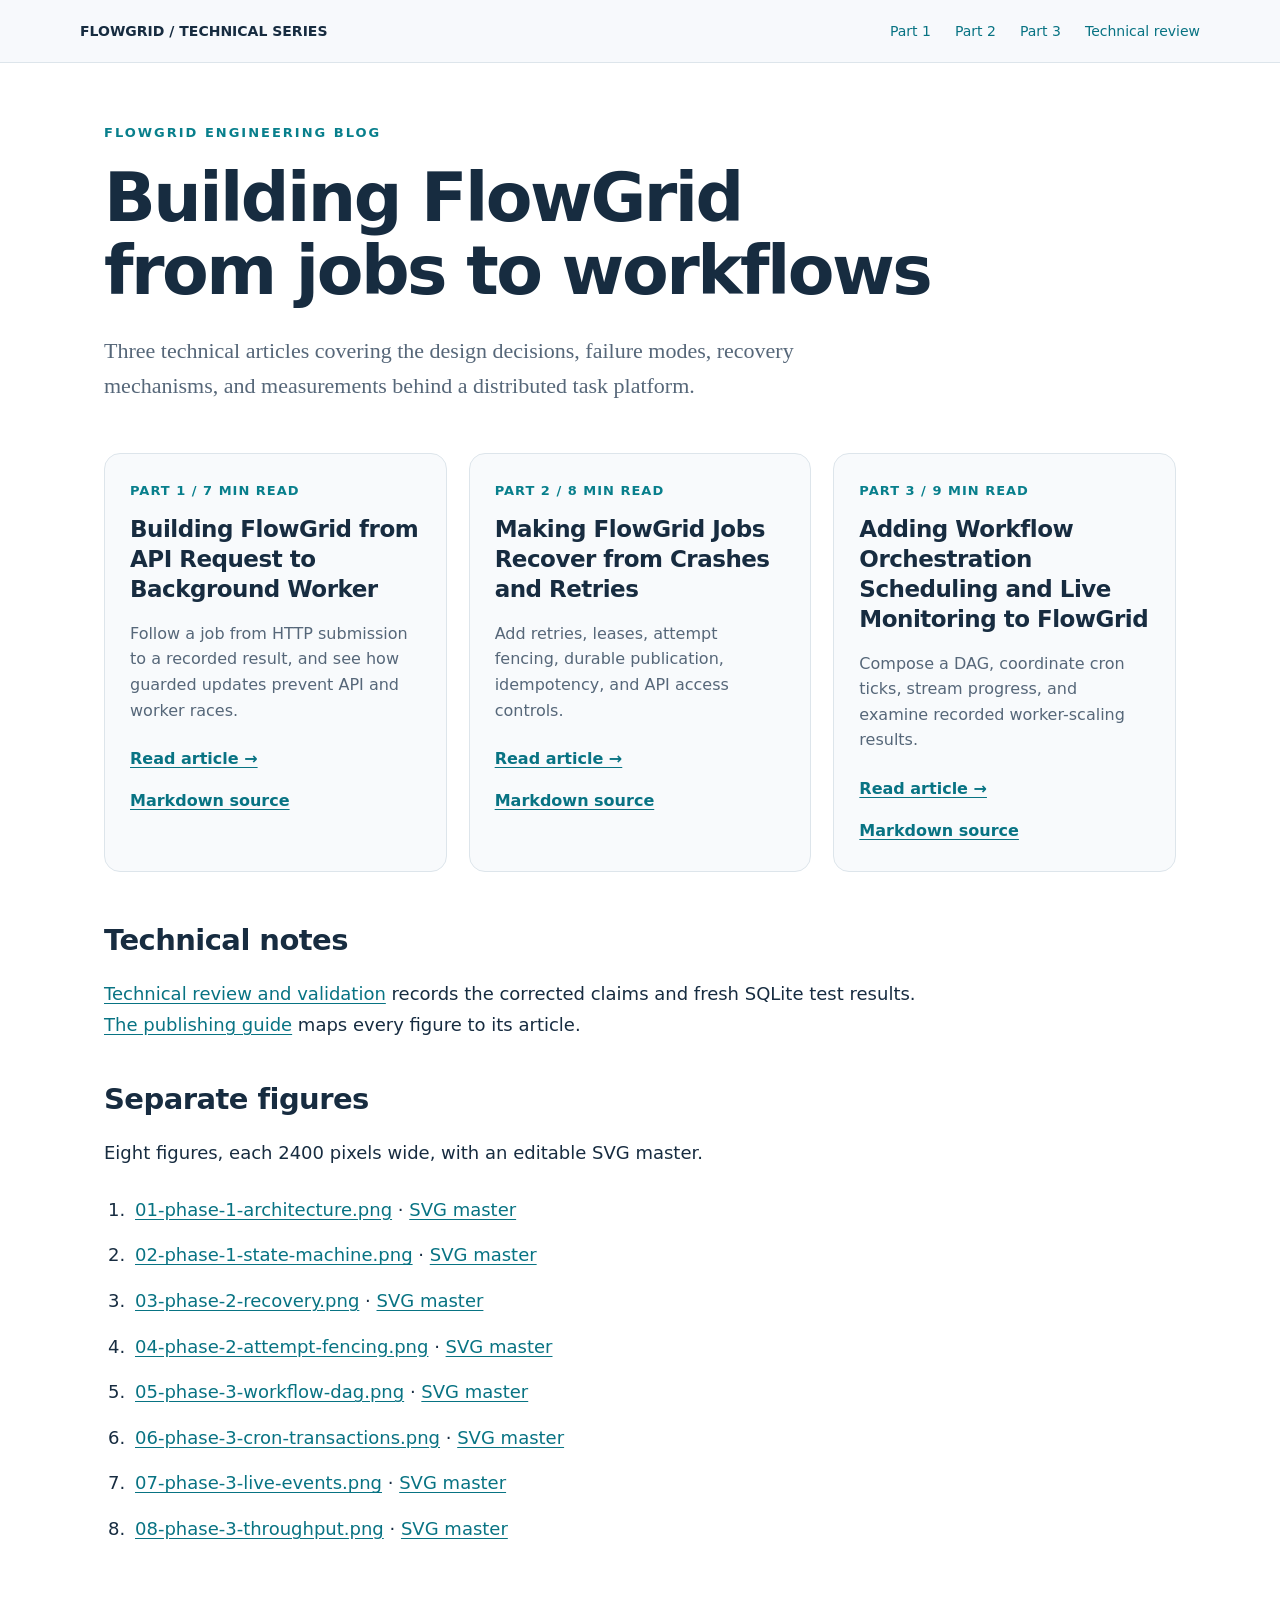
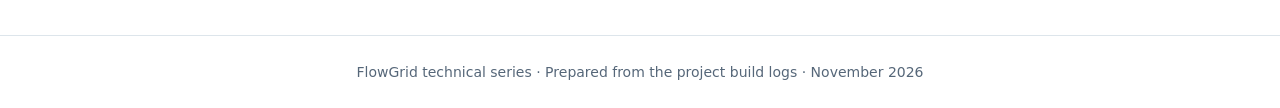
<file: index.html>
<!doctype html><html lang="en"><head><meta charset="utf-8"><meta name="viewport" content="width=device-width,initial-scale=1"><title>FlowGrid Technical Series</title><link rel="stylesheet" href="assets/style.css"></head><body><nav aria-label="Series navigation"><a class="brand" href="index.html">FLOWGRID / TECHNICAL SERIES</a><a href="phase-1.html">Part 1</a><a href="phase-2.html">Part 2</a><a href="phase-3.html">Part 3</a><a href="technical-review.html">Technical review</a></nav><main><header class="hero"><div class="eyebrow">FlowGrid engineering blog</div><h1>Building FlowGrid<br>from jobs to workflows</h1><p>Three technical articles covering the design decisions, failure modes, recovery mechanisms, and measurements behind a distributed task platform.</p></header><div class="cards"><section class="card"><span class="number">PART 1 / 7 MIN READ</span><h2>Building FlowGrid from API Request to Background Worker</h2><p>Follow a job from HTTP submission to a recorded result, and see how guarded updates prevent API and worker races.</p><a href="phase-1.html">Read article →</a><p style="margin-top:20px;margin-bottom:0"><a href="docs/phase-1.md" download>Markdown source</a></p></section><section class="card"><span class="number">PART 2 / 8 MIN READ</span><h2>Making FlowGrid Jobs Recover from Crashes and Retries</h2><p>Add retries, leases, attempt fencing, durable publication, idempotency, and API access controls.</p><a href="phase-2.html">Read article →</a><p style="margin-top:20px;margin-bottom:0"><a href="docs/phase-2.md" download>Markdown source</a></p></section><section class="card"><span class="number">PART 3 / 9 MIN READ</span><h2>Adding Workflow Orchestration Scheduling and Live Monitoring to FlowGrid</h2><p>Compose a DAG, coordinate cron ticks, stream progress, and examine recorded worker-scaling results.</p><a href="phase-3.html">Read article →</a><p style="margin-top:20px;margin-bottom:0"><a href="docs/phase-3.md" download>Markdown source</a></p></section></div><div class="resources"><h2>Technical notes</h2><p><a href="technical-review.html">Technical review and validation</a> records the corrected claims and fresh SQLite test results. <a href="publishing-guide.html">The publishing guide</a> maps every figure to its article.</p><h2>Separate figures</h2><p>Eight figures, each 2400 pixels wide, with an editable SVG master.</p><ol><li><a href="assets/images/01-phase-1-architecture.png">01-phase-1-architecture.png</a> · <a href="assets/images/01-phase-1-architecture.svg">SVG master</a></li><li><a href="assets/images/02-phase-1-state-machine.png">02-phase-1-state-machine.png</a> · <a href="assets/images/02-phase-1-state-machine.svg">SVG master</a></li><li><a href="assets/images/03-phase-2-recovery.png">03-phase-2-recovery.png</a> · <a href="assets/images/03-phase-2-recovery.svg">SVG master</a></li><li><a href="assets/images/04-phase-2-attempt-fencing.png">04-phase-2-attempt-fencing.png</a> · <a href="assets/images/04-phase-2-attempt-fencing.svg">SVG master</a></li><li><a href="assets/images/05-phase-3-workflow-dag.png">05-phase-3-workflow-dag.png</a> · <a href="assets/images/05-phase-3-workflow-dag.svg">SVG master</a></li><li><a href="assets/images/06-phase-3-cron-transactions.png">06-phase-3-cron-transactions.png</a> · <a href="assets/images/06-phase-3-cron-transactions.svg">SVG master</a></li><li><a href="assets/images/07-phase-3-live-events.png">07-phase-3-live-events.png</a> · <a href="assets/images/07-phase-3-live-events.svg">SVG master</a></li><li><a href="assets/images/08-phase-3-throughput.png">08-phase-3-throughput.png</a> · <a href="assets/images/08-phase-3-throughput.svg">SVG master</a></li></ol></div></main><footer>FlowGrid technical series · Prepared from the project build logs · November 2026</footer></body></html>
</file>
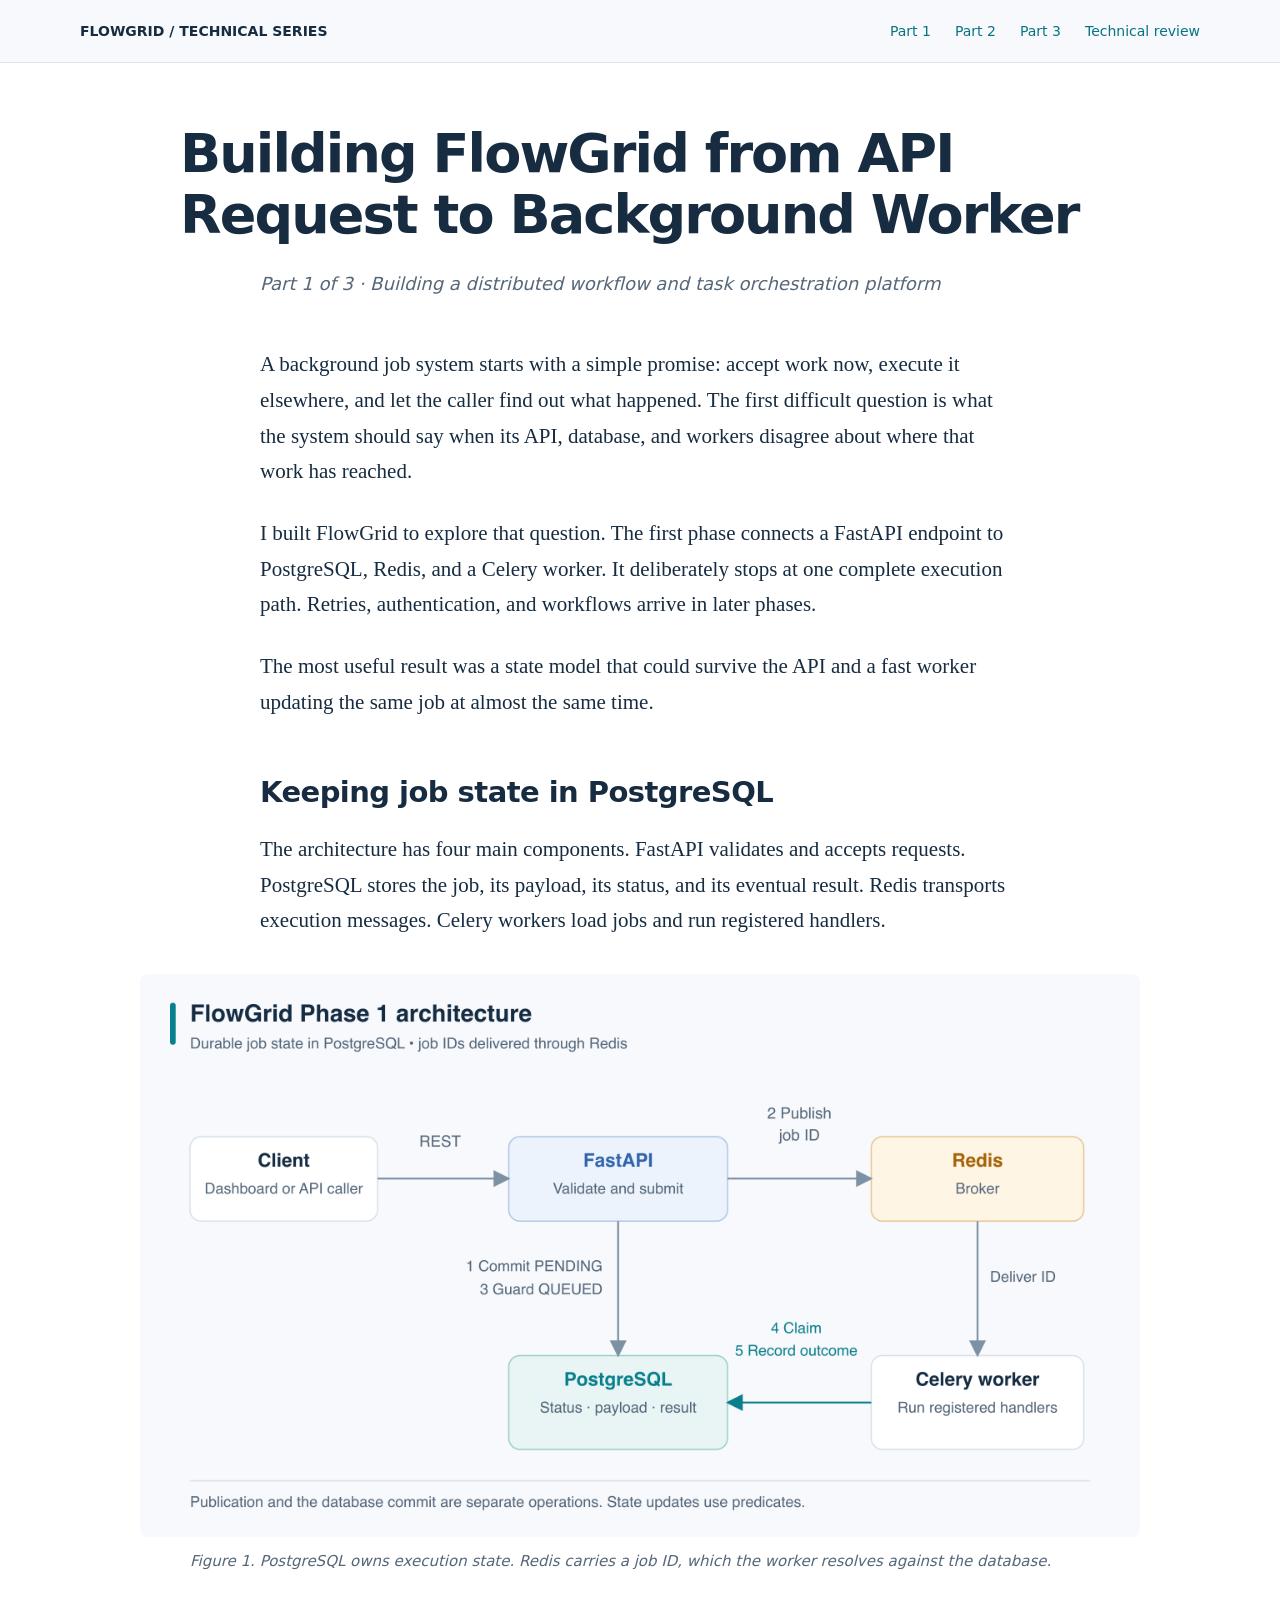
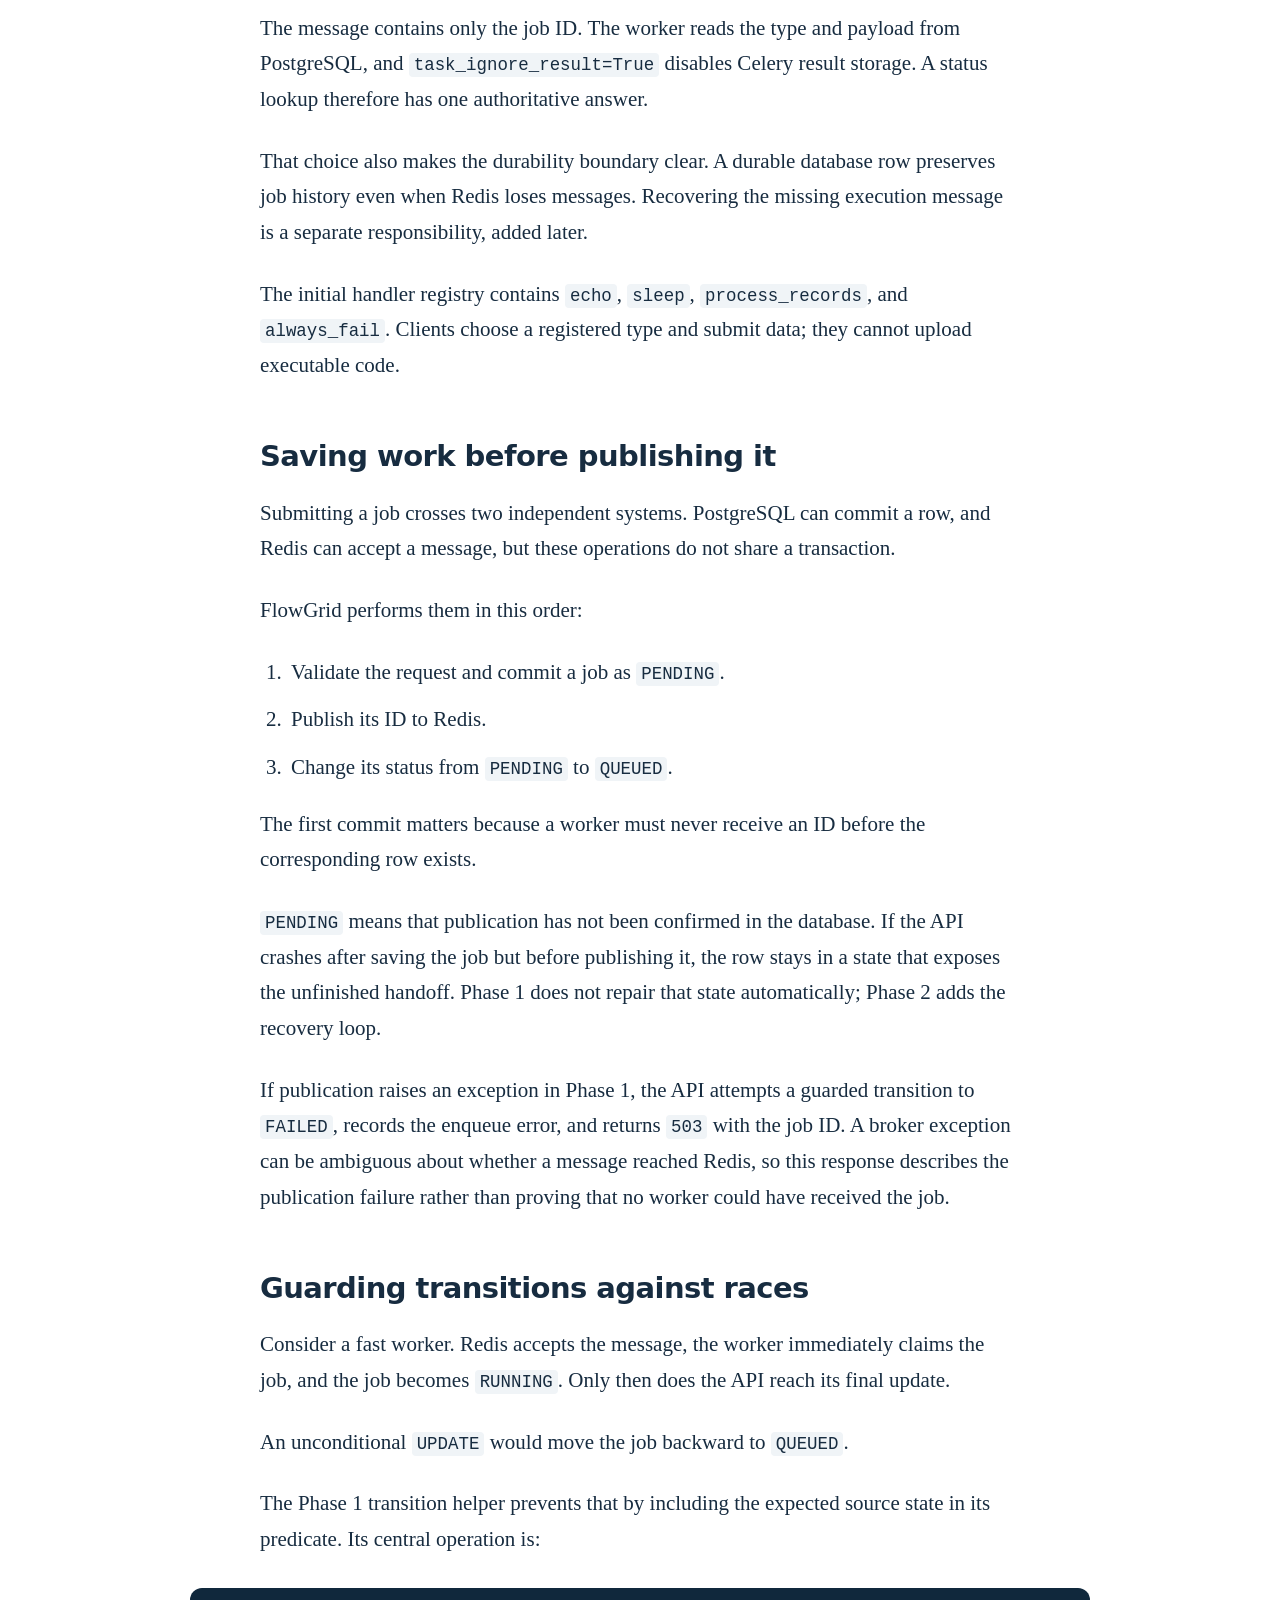
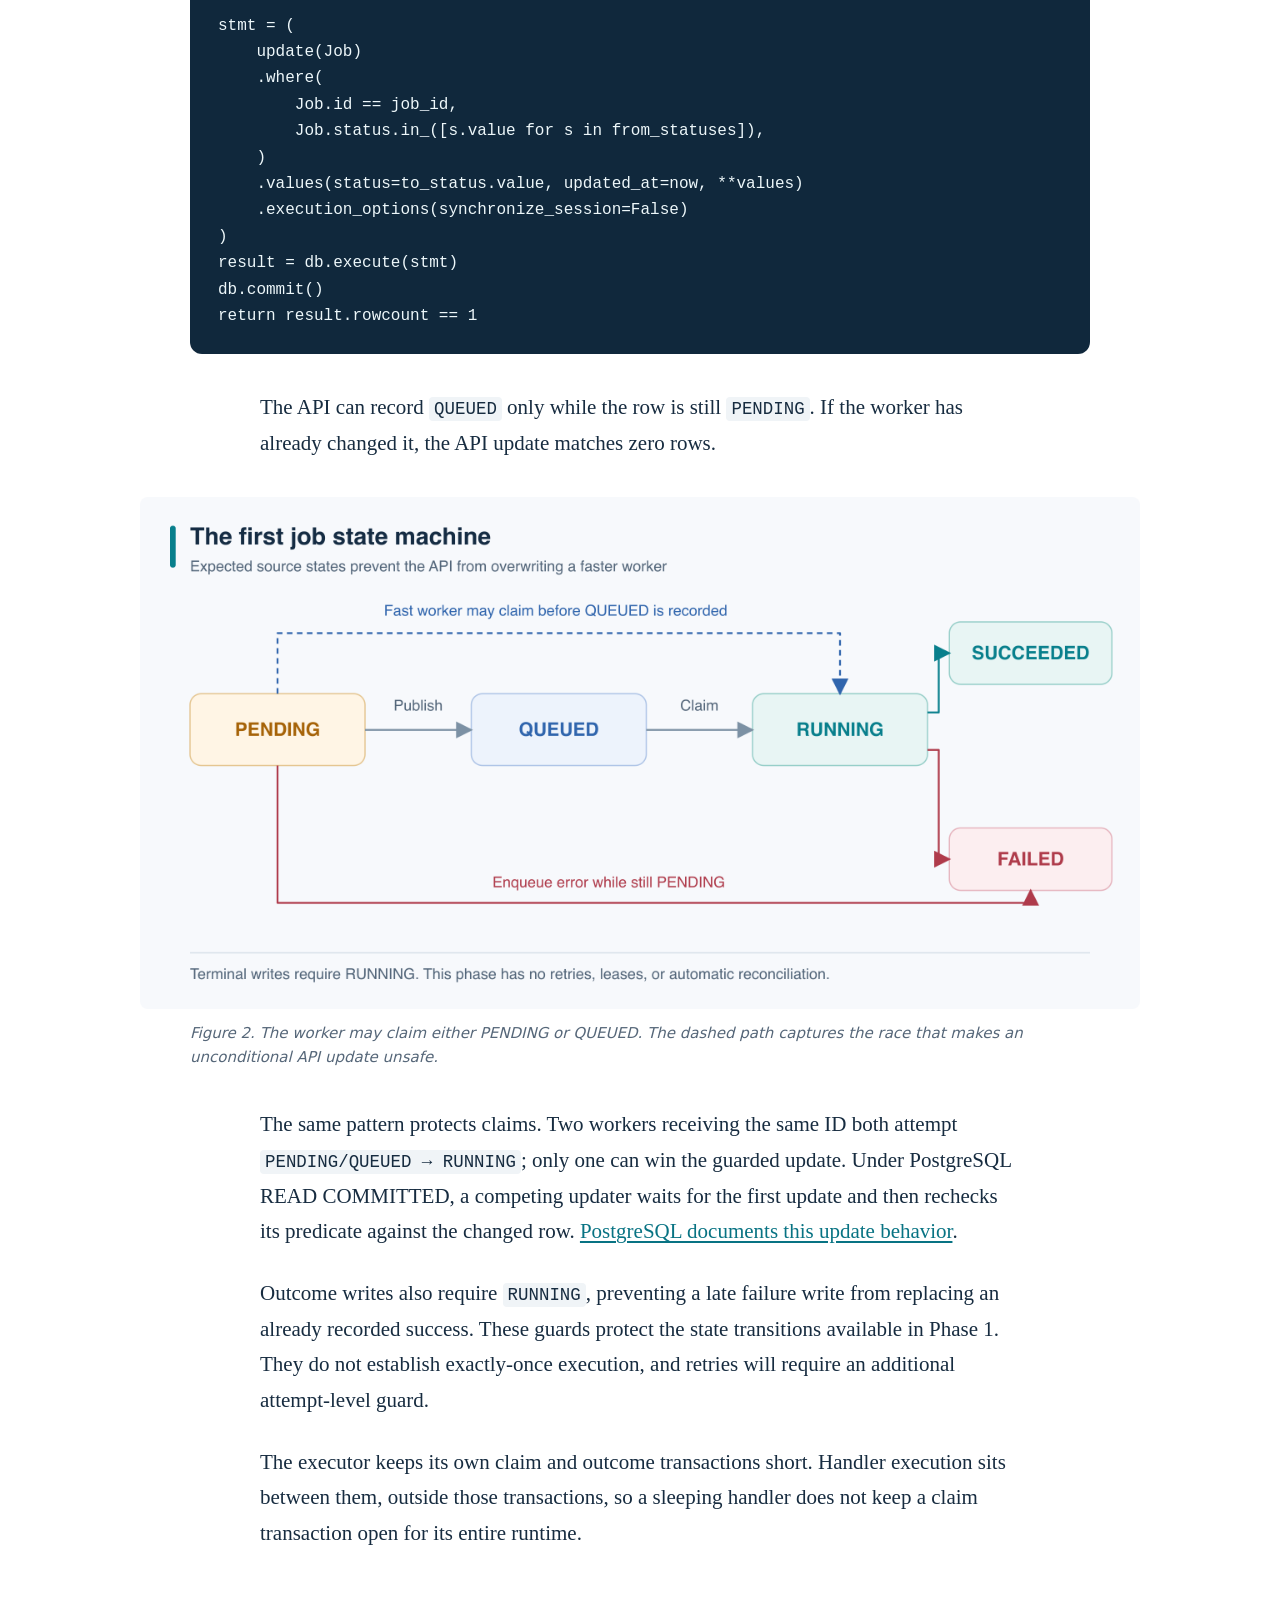
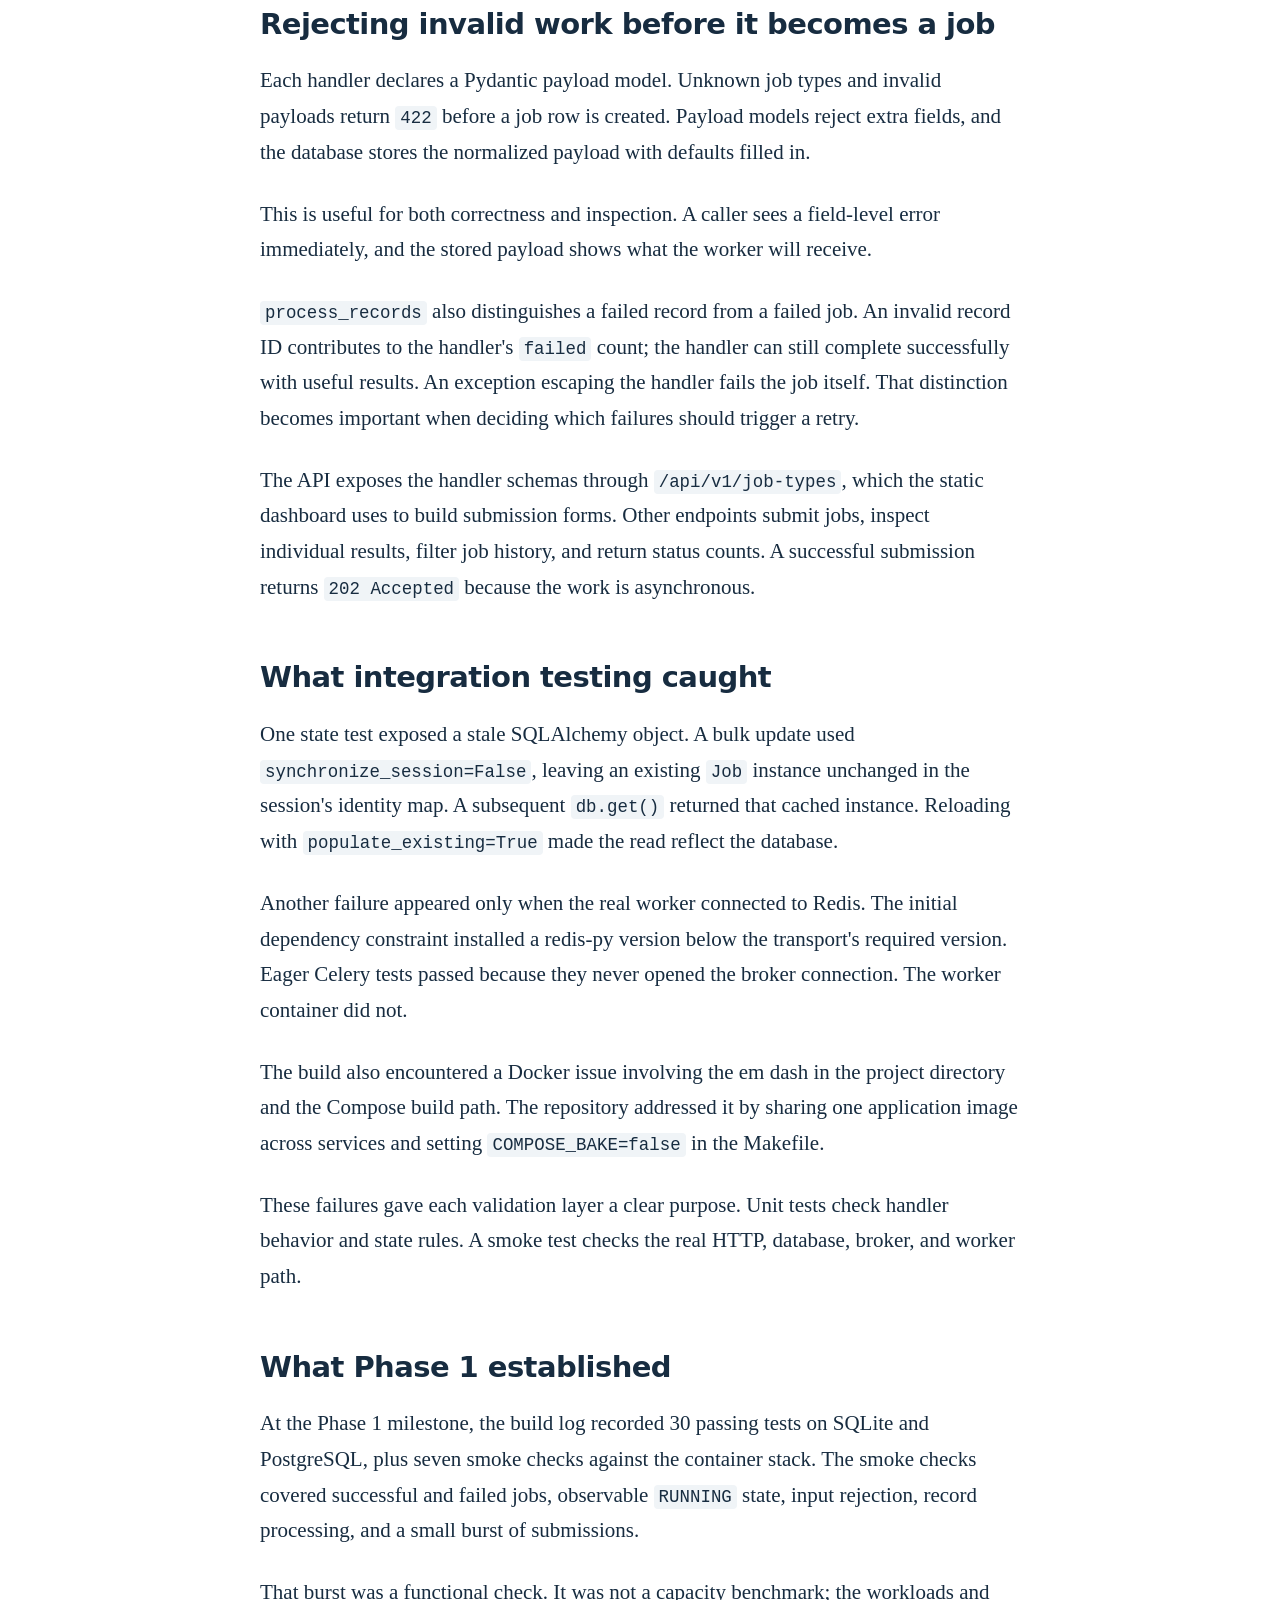
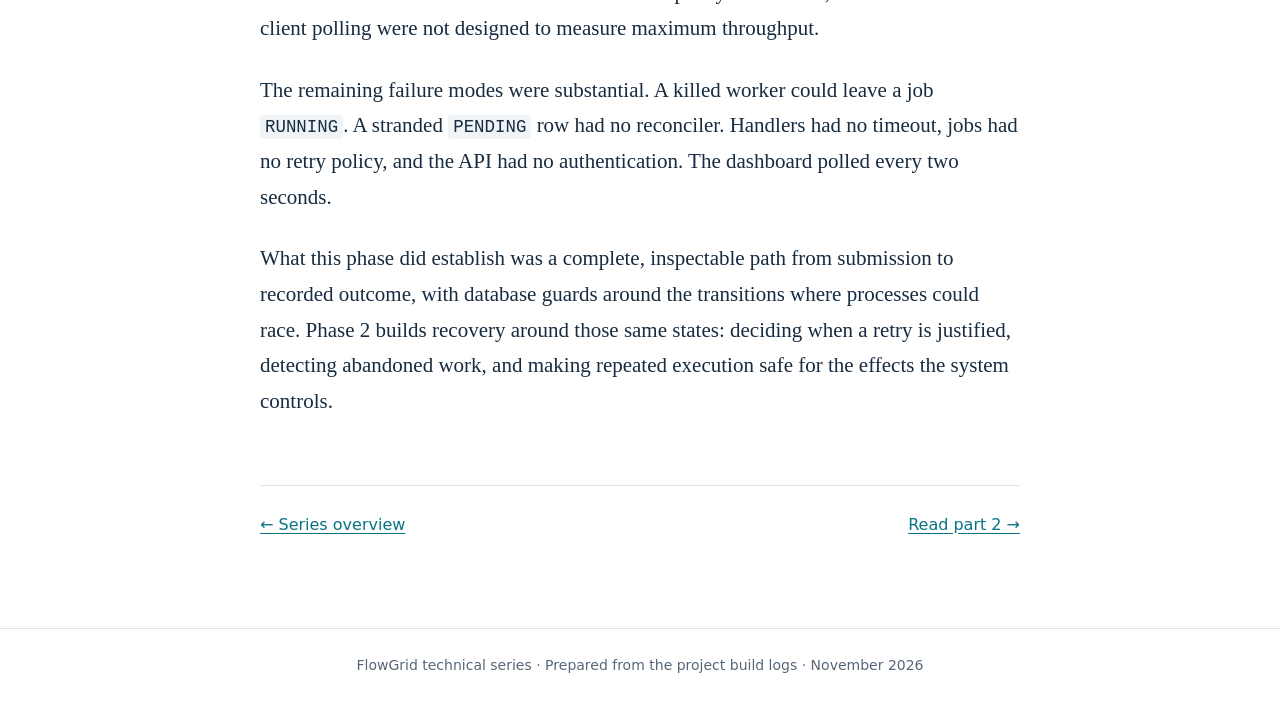
<file: phase-1.html>
<!doctype html><html lang="en"><head><meta charset="utf-8"><meta name="viewport" content="width=device-width,initial-scale=1"><title>Building FlowGrid from API Request to Background Worker</title><link rel="stylesheet" href="assets/style.css"></head><body><nav aria-label="Series navigation"><a class="brand" href="index.html">FLOWGRID / TECHNICAL SERIES</a><a href="phase-1.html">Part 1</a><a href="phase-2.html">Part 2</a><a href="phase-3.html">Part 3</a><a href="technical-review.html">Technical review</a></nav><main><article><h1>Building FlowGrid from API Request to Background Worker</h1>
<p><em>Part 1 of 3 · Building a distributed workflow and task orchestration platform</em></p>
<p>A background job system starts with a simple promise: accept work now, execute it elsewhere, and let the caller find out what happened. The first difficult question is what the system should say when its API, database, and workers disagree about where that work has reached.</p>
<p>I built FlowGrid to explore that question. The first phase connects a FastAPI endpoint to PostgreSQL, Redis, and a Celery worker. It deliberately stops at one complete execution path. Retries, authentication, and workflows arrive in later phases.</p>
<p>The most useful result was a state model that could survive the API and a fast worker updating the same job at almost the same time.</p>
<h2>Keeping job state in PostgreSQL</h2>
<p>The architecture has four main components. FastAPI validates and accepts requests. PostgreSQL stores the job, its payload, its status, and its eventual result. Redis transports execution messages. Celery workers load jobs and run registered handlers.</p>
<p><img src="assets/images/01-phase-1-architecture.png" alt="FlowGrid Phase 1 architecture showing the client, API, PostgreSQL, Redis, and Celery worker"></p>
<p><em>Figure 1. PostgreSQL owns execution state. Redis carries a job ID, which the worker resolves against the database.</em></p>
<p>The message contains only the job ID. The worker reads the type and payload from PostgreSQL, and <code>task_ignore_result=True</code> disables Celery result storage. A status lookup therefore has one authoritative answer.</p>
<p>That choice also makes the durability boundary clear. A durable database row preserves job history even when Redis loses messages. Recovering the missing execution message is a separate responsibility, added later.</p>
<p>The initial handler registry contains <code>echo</code>, <code>sleep</code>, <code>process_records</code>, and <code>always_fail</code>. Clients choose a registered type and submit data; they cannot upload executable code.</p>
<h2>Saving work before publishing it</h2>
<p>Submitting a job crosses two independent systems. PostgreSQL can commit a row, and Redis can accept a message, but these operations do not share a transaction.</p>
<p>FlowGrid performs them in this order:</p>
<ol>
<li>Validate the request and commit a job as <code>PENDING</code>.</li>
<li>Publish its ID to Redis.</li>
<li>Change its status from <code>PENDING</code> to <code>QUEUED</code>.</li>
</ol>
<p>The first commit matters because a worker must never receive an ID before the corresponding row exists.</p>
<p><code>PENDING</code> means that publication has not been confirmed in the database. If the API crashes after saving the job but before publishing it, the row stays in a state that exposes the unfinished handoff. Phase 1 does not repair that state automatically; Phase 2 adds the recovery loop.</p>
<p>If publication raises an exception in Phase 1, the API attempts a guarded transition to <code>FAILED</code>, records the enqueue error, and returns <code>503</code> with the job ID. A broker exception can be ambiguous about whether a message reached Redis, so this response describes the publication failure rather than proving that no worker could have received the job.</p>
<h2>Guarding transitions against races</h2>
<p>Consider a fast worker. Redis accepts the message, the worker immediately claims the job, and the job becomes <code>RUNNING</code>. Only then does the API reach its final update.</p>
<p>An unconditional <code>UPDATE</code> would move the job backward to <code>QUEUED</code>.</p>
<p>The Phase 1 transition helper prevents that by including the expected source state in its predicate. Its central operation is:</p>
<pre><code class="language-python">stmt = (
    update(Job)
    .where(
        Job.id == job_id,
        Job.status.in_([s.value for s in from_statuses]),
    )
    .values(status=to_status.value, updated_at=now, **values)
    .execution_options(synchronize_session=False)
)
result = db.execute(stmt)
db.commit()
return result.rowcount == 1
</code></pre>
<p>The API can record <code>QUEUED</code> only while the row is still <code>PENDING</code>. If the worker has already changed it, the API update matches zero rows.</p>
<p><img src="assets/images/02-phase-1-state-machine.png" alt="Phase 1 job states including the fast-worker path directly from PENDING to RUNNING"></p>
<p><em>Figure 2. The worker may claim either PENDING or QUEUED. The dashed path captures the race that makes an unconditional API update unsafe.</em></p>
<p>The same pattern protects claims. Two workers receiving the same ID both attempt <code>PENDING/QUEUED → RUNNING</code>; only one can win the guarded update. Under PostgreSQL READ COMMITTED, a competing updater waits for the first update and then rechecks its predicate against the changed row. <a href="https://www.postgresql.org/docs/16/transaction-iso.html">PostgreSQL documents this update behavior</a>.</p>
<p>Outcome writes also require <code>RUNNING</code>, preventing a late failure write from replacing an already recorded success. These guards protect the state transitions available in Phase 1. They do not establish exactly-once execution, and retries will require an additional attempt-level guard.</p>
<p>The executor keeps its own claim and outcome transactions short. Handler execution sits between them, outside those transactions, so a sleeping handler does not keep a claim transaction open for its entire runtime.</p>
<h2>Rejecting invalid work before it becomes a job</h2>
<p>Each handler declares a Pydantic payload model. Unknown job types and invalid payloads return <code>422</code> before a job row is created. Payload models reject extra fields, and the database stores the normalized payload with defaults filled in.</p>
<p>This is useful for both correctness and inspection. A caller sees a field-level error immediately, and the stored payload shows what the worker will receive.</p>
<p><code>process_records</code> also distinguishes a failed record from a failed job. An invalid record ID contributes to the handler&#39;s <code>failed</code> count; the handler can still complete successfully with useful results. An exception escaping the handler fails the job itself. That distinction becomes important when deciding which failures should trigger a retry.</p>
<p>The API exposes the handler schemas through <code>/api/v1/job-types</code>, which the static dashboard uses to build submission forms. Other endpoints submit jobs, inspect individual results, filter job history, and return status counts. A successful submission returns <code>202 Accepted</code> because the work is asynchronous.</p>
<h2>What integration testing caught</h2>
<p>One state test exposed a stale SQLAlchemy object. A bulk update used <code>synchronize_session=False</code>, leaving an existing <code>Job</code> instance unchanged in the session&#39;s identity map. A subsequent <code>db.get()</code> returned that cached instance. Reloading with <code>populate_existing=True</code> made the read reflect the database.</p>
<p>Another failure appeared only when the real worker connected to Redis. The initial dependency constraint installed a redis-py version below the transport&#39;s required version. Eager Celery tests passed because they never opened the broker connection. The worker container did not.</p>
<p>The build also encountered a Docker issue involving the em dash in the project directory and the Compose build path. The repository addressed it by sharing one application image across services and setting <code>COMPOSE_BAKE=false</code> in the Makefile.</p>
<p>These failures gave each validation layer a clear purpose. Unit tests check handler behavior and state rules. A smoke test checks the real HTTP, database, broker, and worker path.</p>
<h2>What Phase 1 established</h2>
<p>At the Phase 1 milestone, the build log recorded 30 passing tests on SQLite and PostgreSQL, plus seven smoke checks against the container stack. The smoke checks covered successful and failed jobs, observable <code>RUNNING</code> state, input rejection, record processing, and a small burst of submissions.</p>
<p>That burst was a functional check. It was not a capacity benchmark; the workloads and client polling were not designed to measure maximum throughput.</p>
<p>The remaining failure modes were substantial. A killed worker could leave a job <code>RUNNING</code>. A stranded <code>PENDING</code> row had no reconciler. Handlers had no timeout, jobs had no retry policy, and the API had no authentication. The dashboard polled every two seconds.</p>
<p>What this phase did establish was a complete, inspectable path from submission to recorded outcome, with database guards around the transitions where processes could race. Phase 2 builds recovery around those same states: deciding when a retry is justified, detecting abandoned work, and making repeated execution safe for the effects the system controls.</p>
</article><div class="article-nav"><a href="index.html">← Series overview</a><a href="phase-2.html">Read part 2 →</a></div></main><footer>FlowGrid technical series · Prepared from the project build logs · November 2026</footer></body></html>
</file>
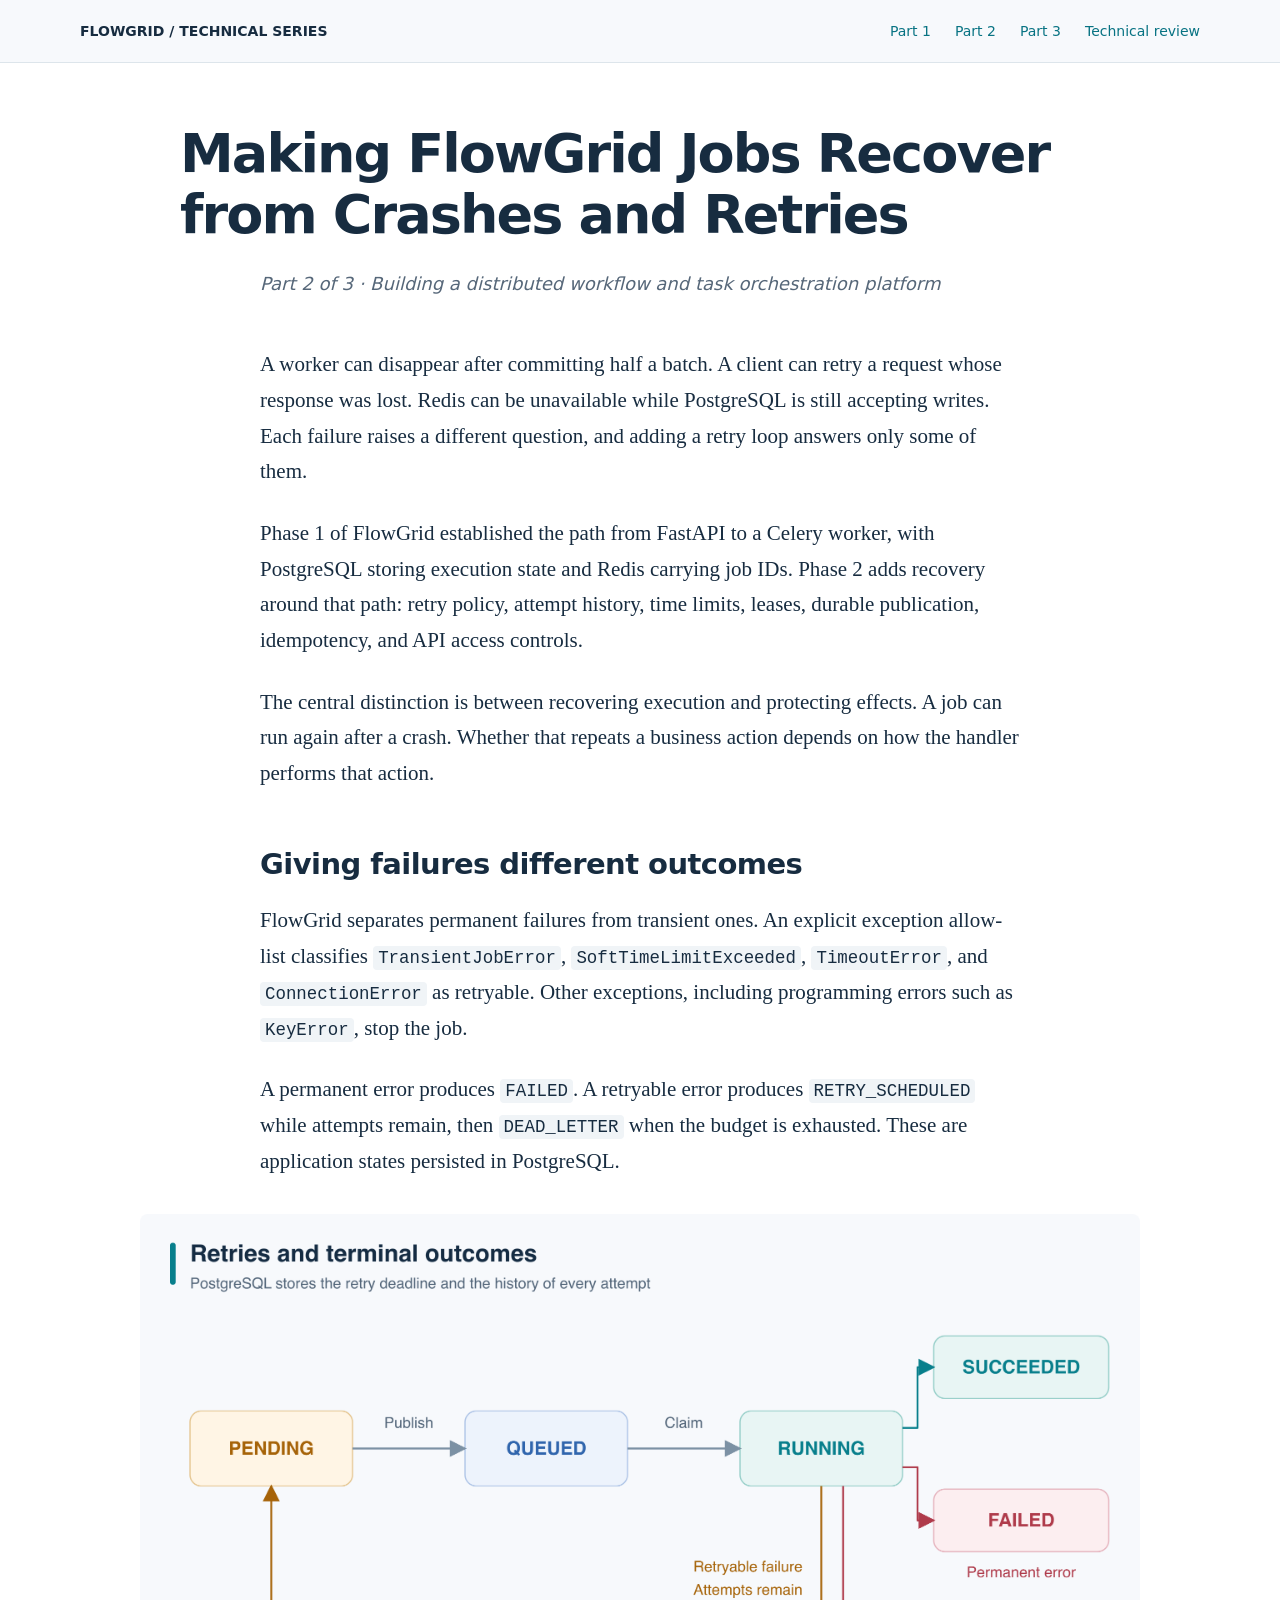
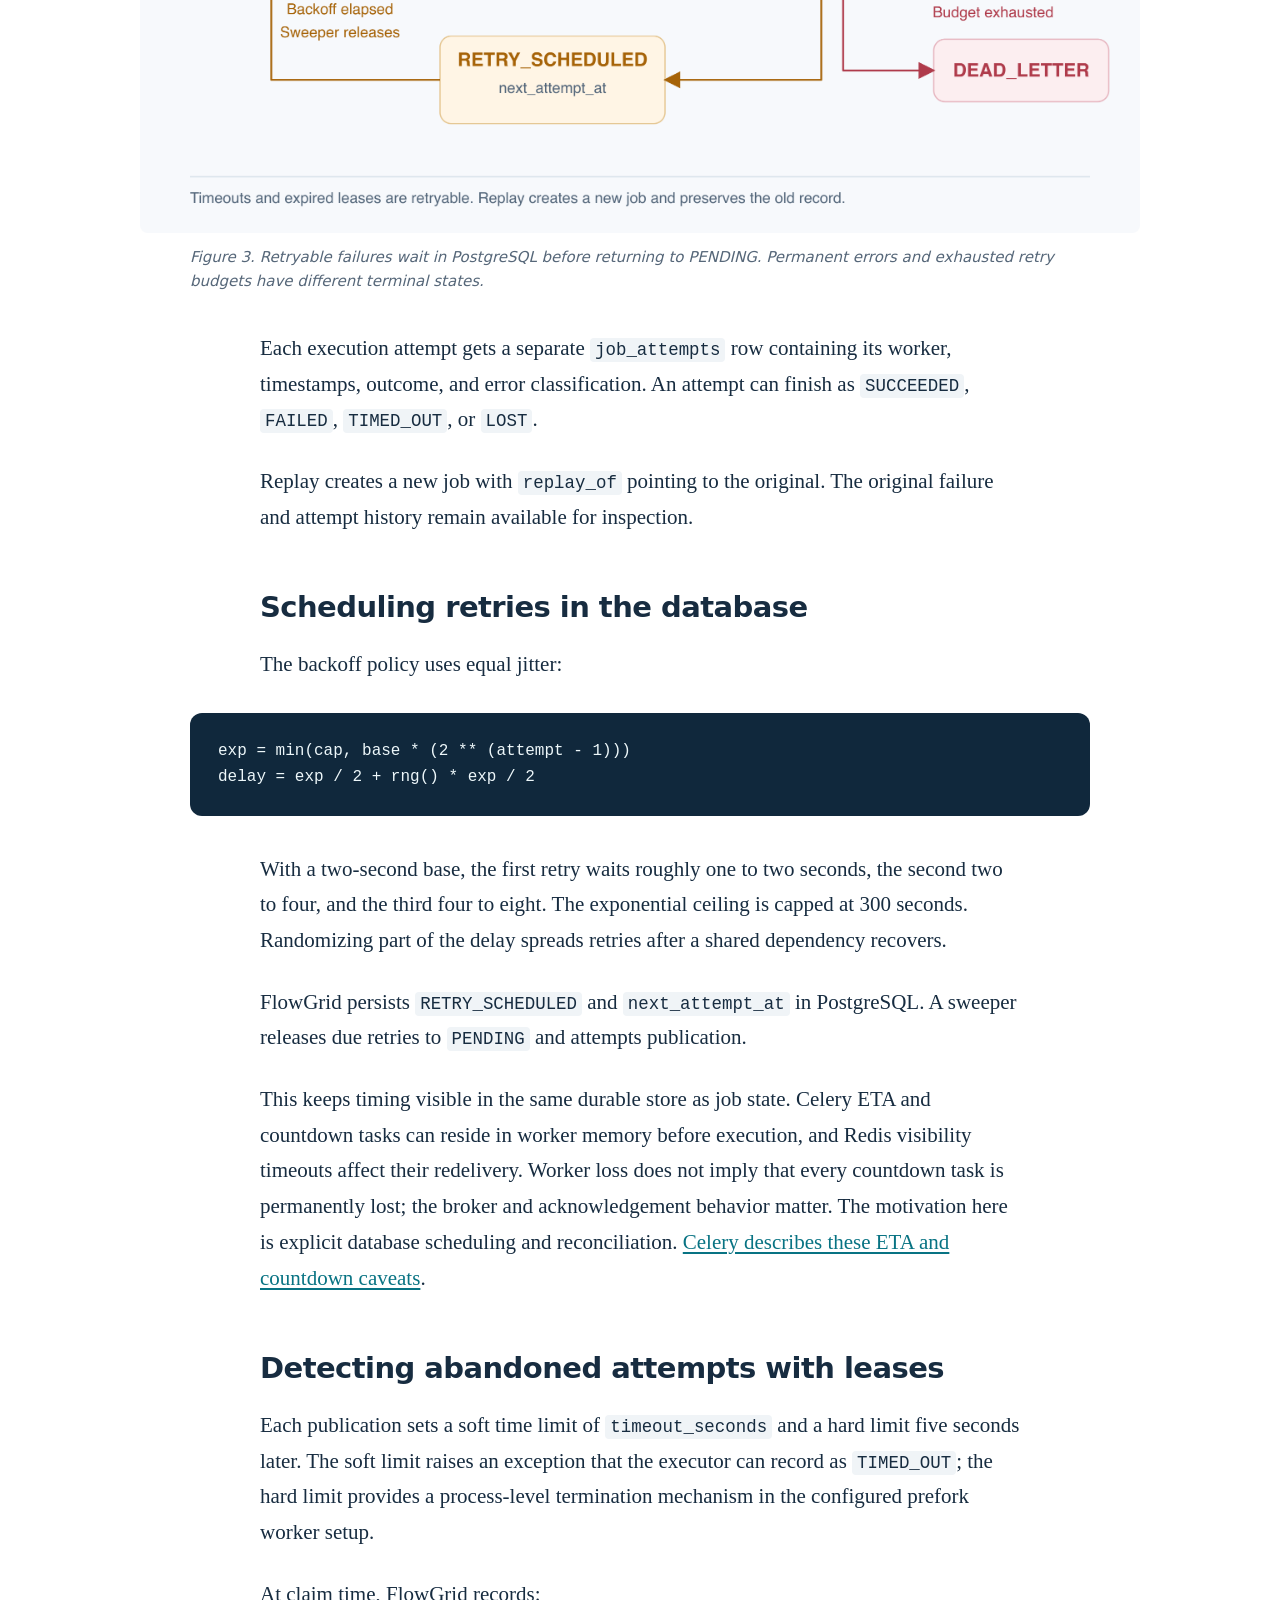
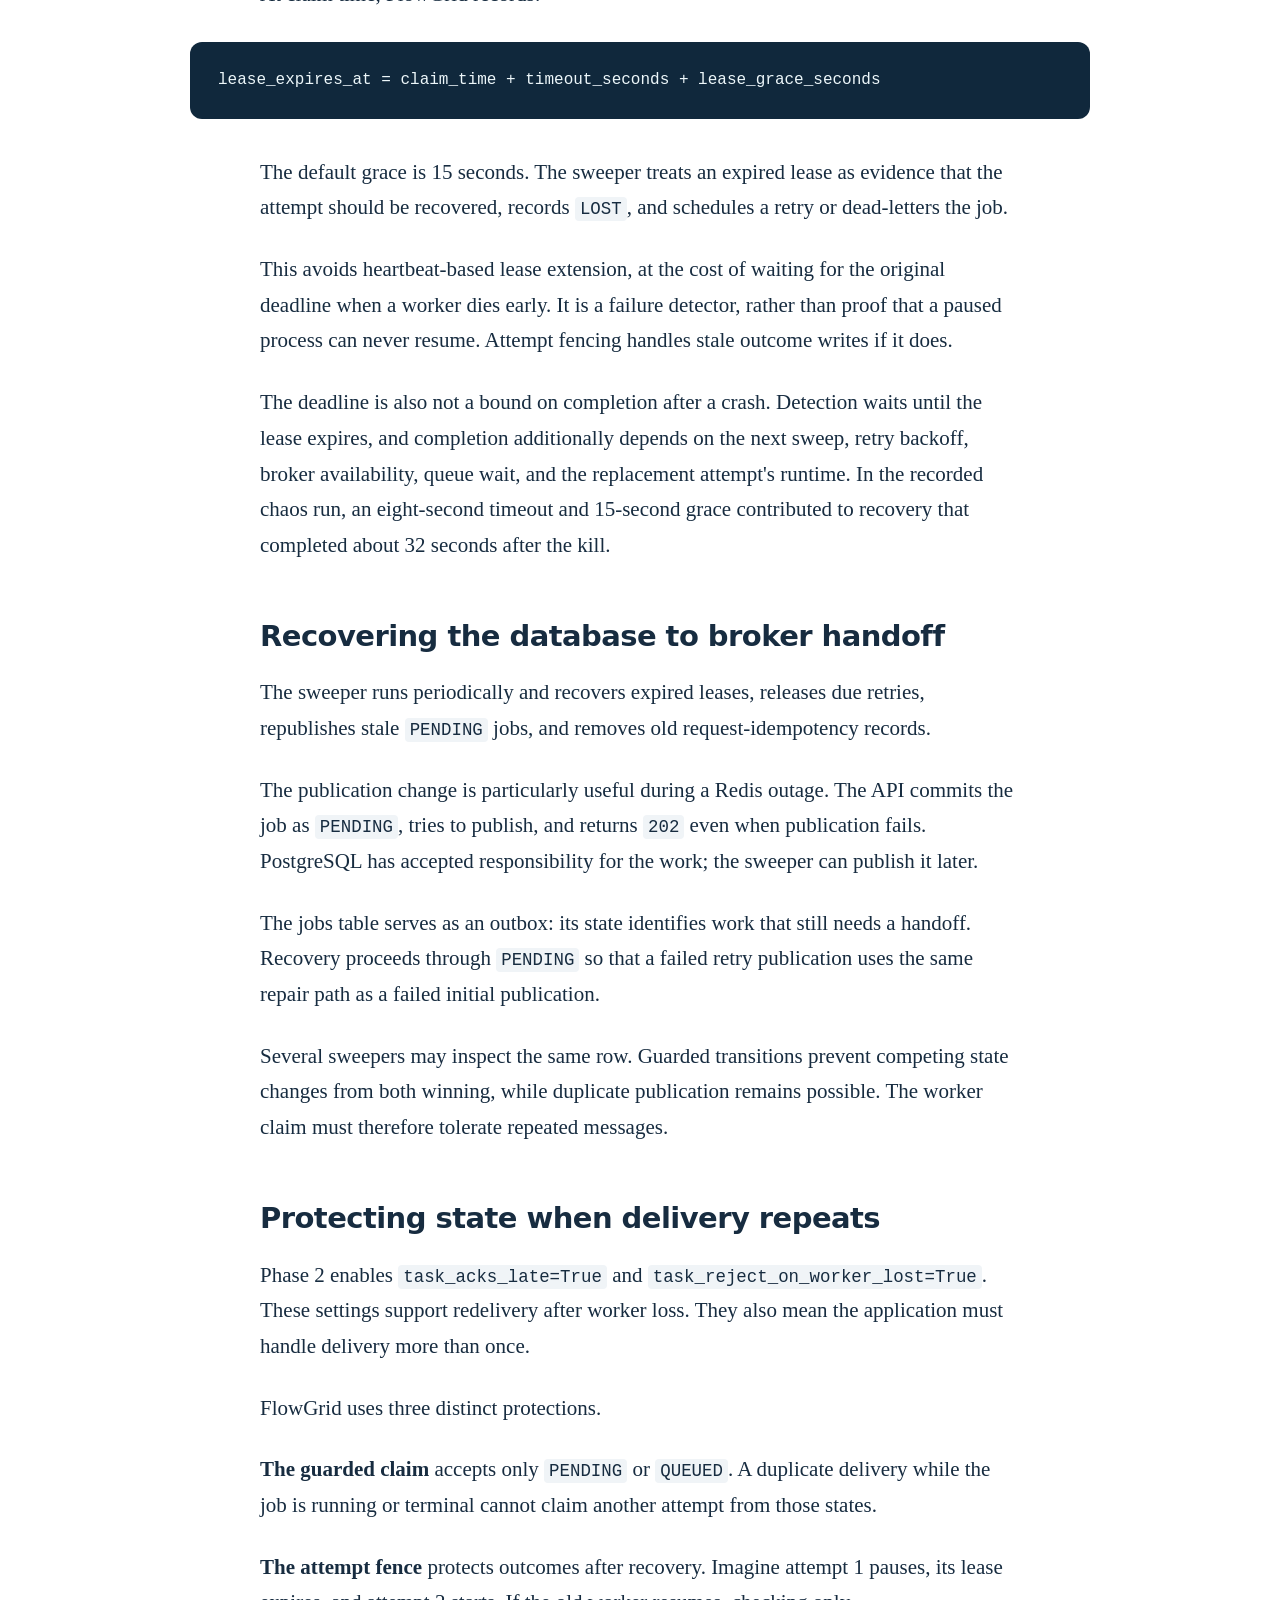
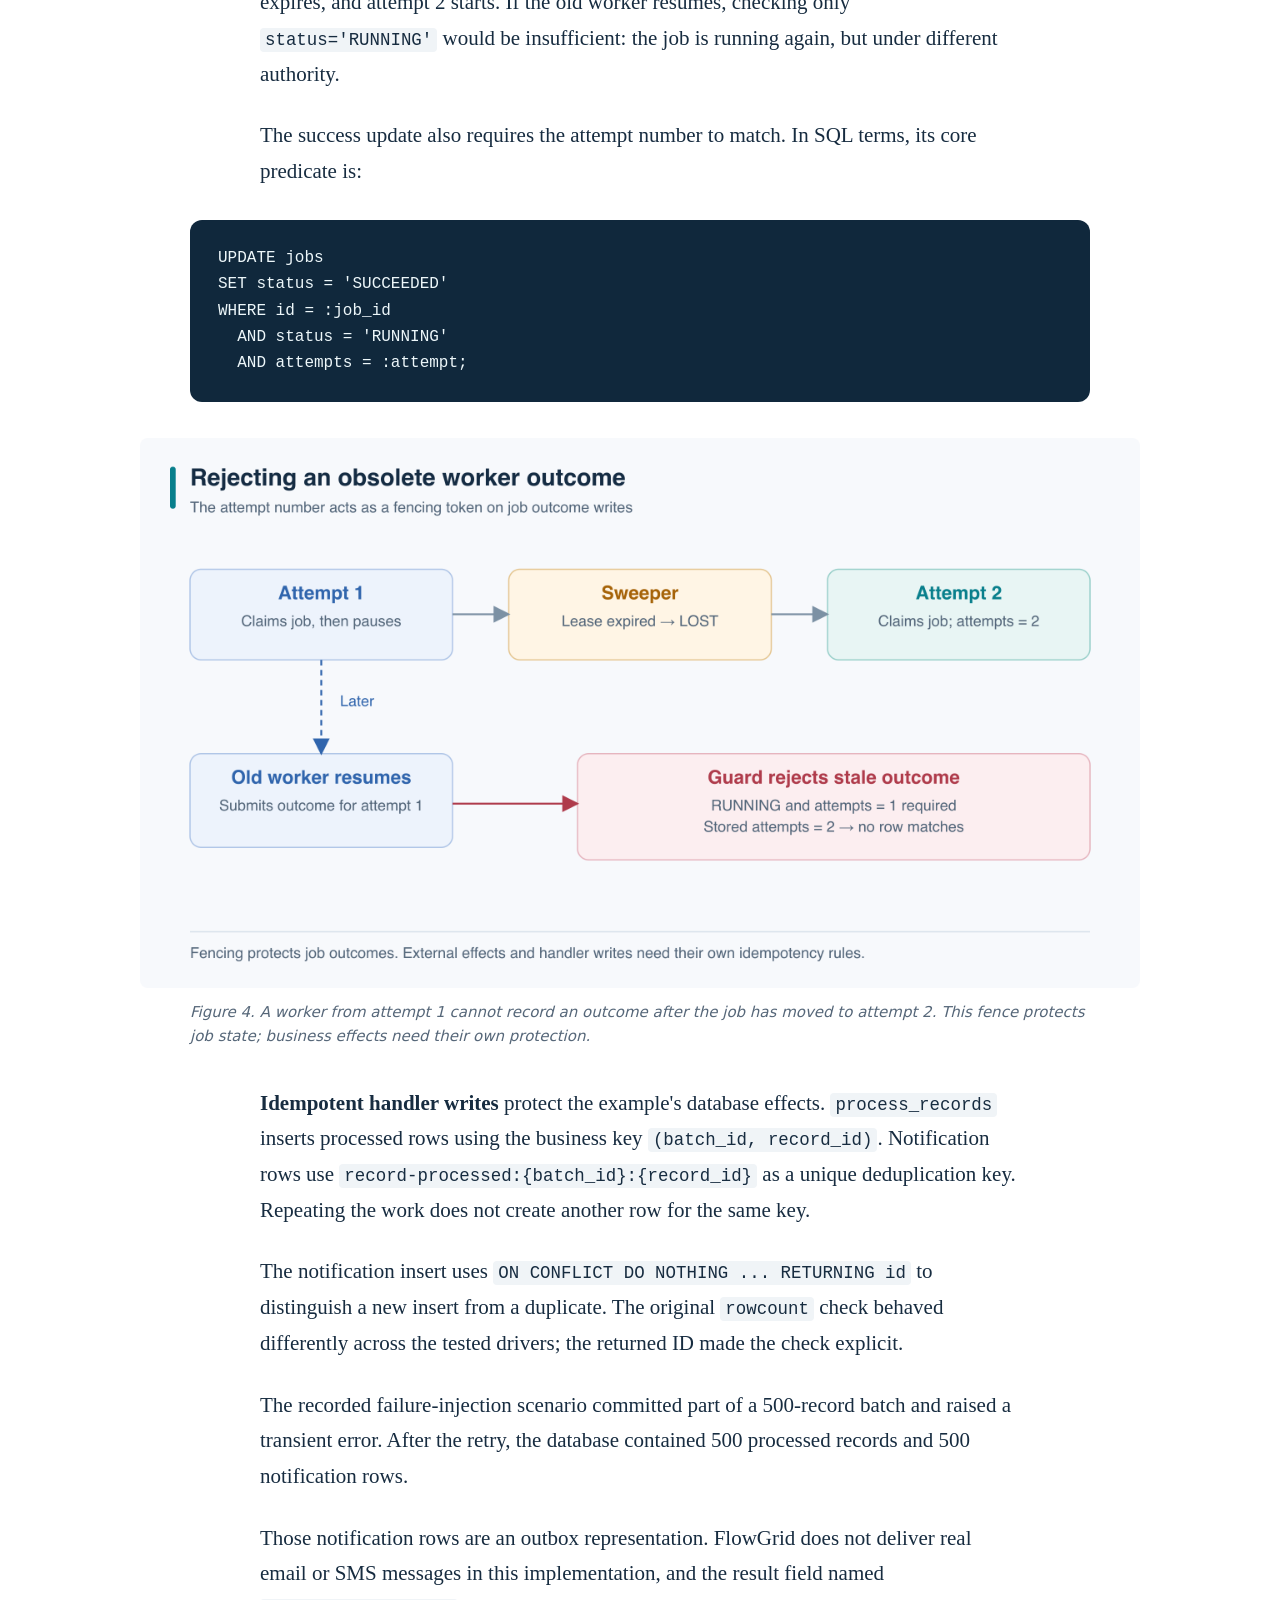
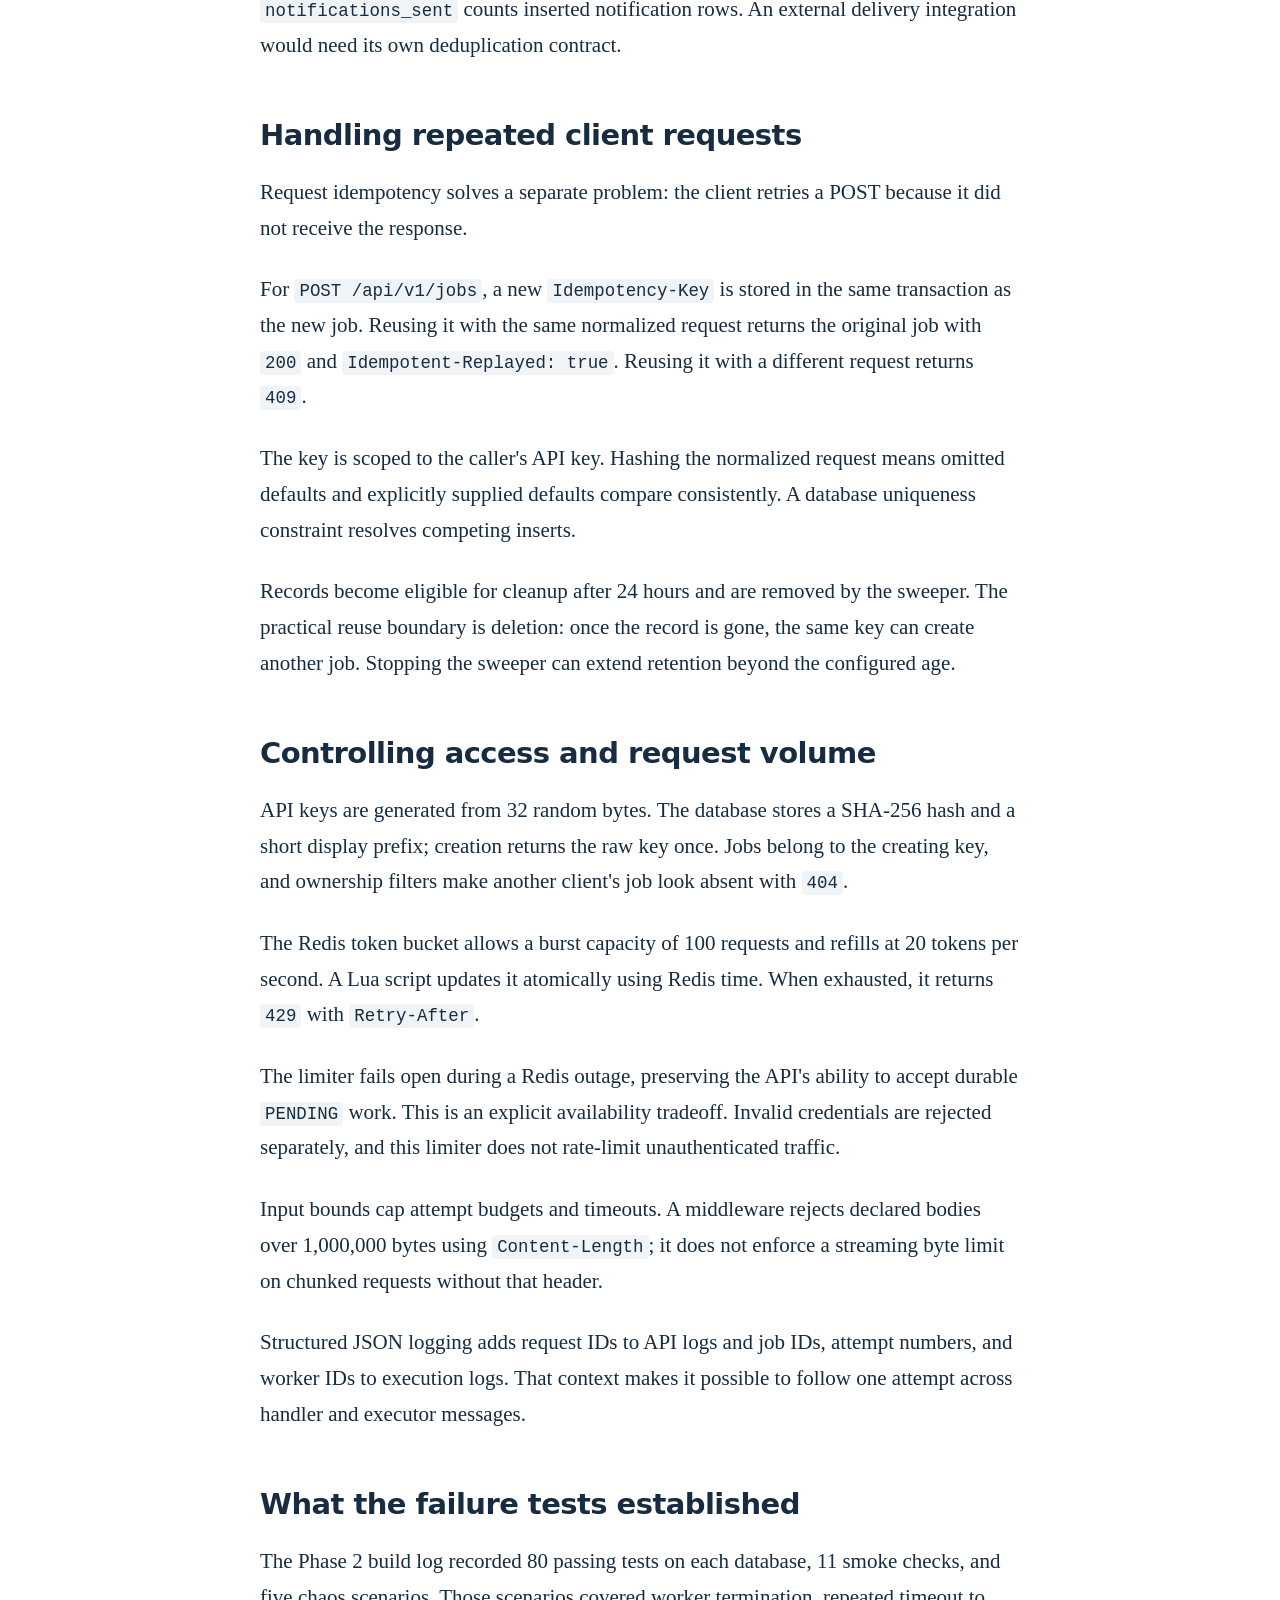
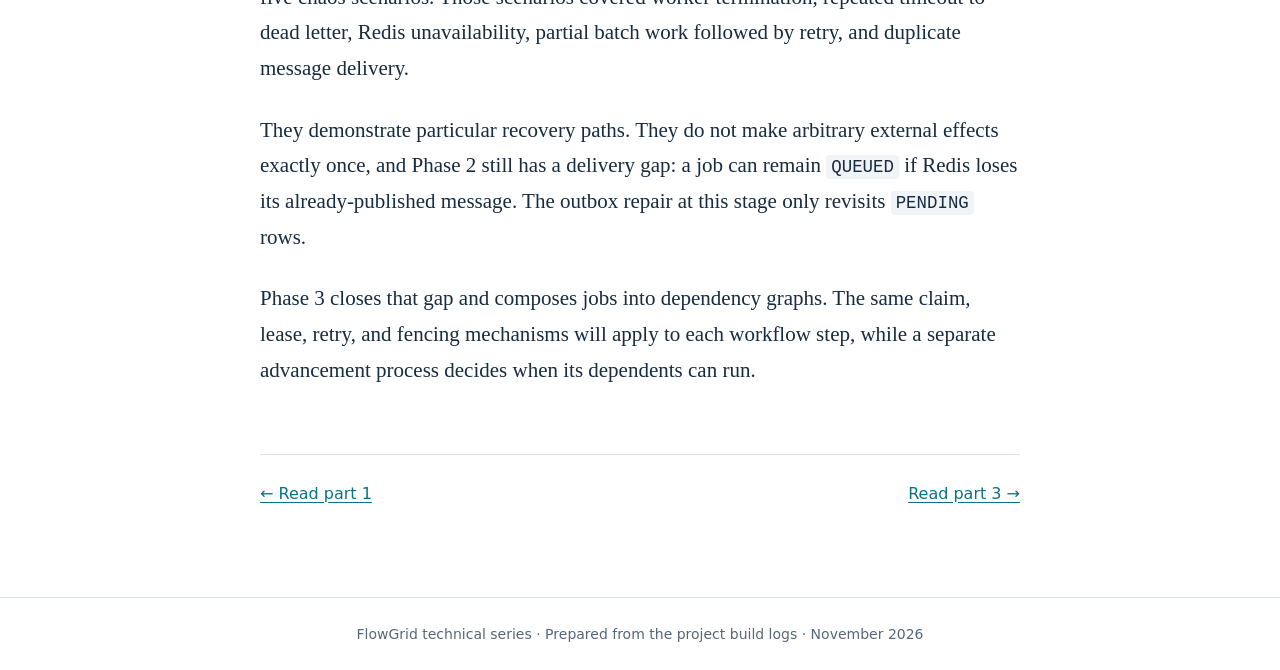
<file: phase-2.html>
<!doctype html><html lang="en"><head><meta charset="utf-8"><meta name="viewport" content="width=device-width,initial-scale=1"><title>Making FlowGrid Jobs Recover from Crashes and Retries</title><link rel="stylesheet" href="assets/style.css"></head><body><nav aria-label="Series navigation"><a class="brand" href="index.html">FLOWGRID / TECHNICAL SERIES</a><a href="phase-1.html">Part 1</a><a href="phase-2.html">Part 2</a><a href="phase-3.html">Part 3</a><a href="technical-review.html">Technical review</a></nav><main><article><h1>Making FlowGrid Jobs Recover from Crashes and Retries</h1>
<p><em>Part 2 of 3 · Building a distributed workflow and task orchestration platform</em></p>
<p>A worker can disappear after committing half a batch. A client can retry a request whose response was lost. Redis can be unavailable while PostgreSQL is still accepting writes. Each failure raises a different question, and adding a retry loop answers only some of them.</p>
<p>Phase 1 of FlowGrid established the path from FastAPI to a Celery worker, with PostgreSQL storing execution state and Redis carrying job IDs. Phase 2 adds recovery around that path: retry policy, attempt history, time limits, leases, durable publication, idempotency, and API access controls.</p>
<p>The central distinction is between recovering execution and protecting effects. A job can run again after a crash. Whether that repeats a business action depends on how the handler performs that action.</p>
<h2>Giving failures different outcomes</h2>
<p>FlowGrid separates permanent failures from transient ones. An explicit exception allow-list classifies <code>TransientJobError</code>, <code>SoftTimeLimitExceeded</code>, <code>TimeoutError</code>, and <code>ConnectionError</code> as retryable. Other exceptions, including programming errors such as <code>KeyError</code>, stop the job.</p>
<p>A permanent error produces <code>FAILED</code>. A retryable error produces <code>RETRY_SCHEDULED</code> while attempts remain, then <code>DEAD_LETTER</code> when the budget is exhausted. These are application states persisted in PostgreSQL.</p>
<p><img src="assets/images/03-phase-2-recovery.png" alt="Phase 2 lifecycle showing retries, permanent failure, and exhausted attempts"></p>
<p><em>Figure 3. Retryable failures wait in PostgreSQL before returning to PENDING. Permanent errors and exhausted retry budgets have different terminal states.</em></p>
<p>Each execution attempt gets a separate <code>job_attempts</code> row containing its worker, timestamps, outcome, and error classification. An attempt can finish as <code>SUCCEEDED</code>, <code>FAILED</code>, <code>TIMED_OUT</code>, or <code>LOST</code>.</p>
<p>Replay creates a new job with <code>replay_of</code> pointing to the original. The original failure and attempt history remain available for inspection.</p>
<h2>Scheduling retries in the database</h2>
<p>The backoff policy uses equal jitter:</p>
<pre><code class="language-python">exp = min(cap, base * (2 ** (attempt - 1)))
delay = exp / 2 + rng() * exp / 2
</code></pre>
<p>With a two-second base, the first retry waits roughly one to two seconds, the second two to four, and the third four to eight. The exponential ceiling is capped at 300 seconds. Randomizing part of the delay spreads retries after a shared dependency recovers.</p>
<p>FlowGrid persists <code>RETRY_SCHEDULED</code> and <code>next_attempt_at</code> in PostgreSQL. A sweeper releases due retries to <code>PENDING</code> and attempts publication.</p>
<p>This keeps timing visible in the same durable store as job state. Celery ETA and countdown tasks can reside in worker memory before execution, and Redis visibility timeouts affect their redelivery. Worker loss does not imply that every countdown task is permanently lost; the broker and acknowledgement behavior matter. The motivation here is explicit database scheduling and reconciliation. <a href="https://docs.celeryq.dev/en/stable/userguide/calling.html#eta-and-countdown">Celery describes these ETA and countdown caveats</a>.</p>
<h2>Detecting abandoned attempts with leases</h2>
<p>Each publication sets a soft time limit of <code>timeout_seconds</code> and a hard limit five seconds later. The soft limit raises an exception that the executor can record as <code>TIMED_OUT</code>; the hard limit provides a process-level termination mechanism in the configured prefork worker setup.</p>
<p>At claim time, FlowGrid records:</p>
<pre><code class="language-text">lease_expires_at = claim_time + timeout_seconds + lease_grace_seconds
</code></pre>
<p>The default grace is 15 seconds. The sweeper treats an expired lease as evidence that the attempt should be recovered, records <code>LOST</code>, and schedules a retry or dead-letters the job.</p>
<p>This avoids heartbeat-based lease extension, at the cost of waiting for the original deadline when a worker dies early. It is a failure detector, rather than proof that a paused process can never resume. Attempt fencing handles stale outcome writes if it does.</p>
<p>The deadline is also not a bound on completion after a crash. Detection waits until the lease expires, and completion additionally depends on the next sweep, retry backoff, broker availability, queue wait, and the replacement attempt&#39;s runtime. In the recorded chaos run, an eight-second timeout and 15-second grace contributed to recovery that completed about 32 seconds after the kill.</p>
<h2>Recovering the database to broker handoff</h2>
<p>The sweeper runs periodically and recovers expired leases, releases due retries, republishes stale <code>PENDING</code> jobs, and removes old request-idempotency records.</p>
<p>The publication change is particularly useful during a Redis outage. The API commits the job as <code>PENDING</code>, tries to publish, and returns <code>202</code> even when publication fails. PostgreSQL has accepted responsibility for the work; the sweeper can publish it later.</p>
<p>The jobs table serves as an outbox: its state identifies work that still needs a handoff. Recovery proceeds through <code>PENDING</code> so that a failed retry publication uses the same repair path as a failed initial publication.</p>
<p>Several sweepers may inspect the same row. Guarded transitions prevent competing state changes from both winning, while duplicate publication remains possible. The worker claim must therefore tolerate repeated messages.</p>
<h2>Protecting state when delivery repeats</h2>
<p>Phase 2 enables <code>task_acks_late=True</code> and <code>task_reject_on_worker_lost=True</code>. These settings support redelivery after worker loss. They also mean the application must handle delivery more than once.</p>
<p>FlowGrid uses three distinct protections.</p>
<p><strong>The guarded claim</strong> accepts only <code>PENDING</code> or <code>QUEUED</code>. A duplicate delivery while the job is running or terminal cannot claim another attempt from those states.</p>
<p><strong>The attempt fence</strong> protects outcomes after recovery. Imagine attempt 1 pauses, its lease expires, and attempt 2 starts. If the old worker resumes, checking only <code>status=&#39;RUNNING&#39;</code> would be insufficient: the job is running again, but under different authority.</p>
<p>The success update also requires the attempt number to match. In SQL terms, its core predicate is:</p>
<pre><code class="language-sql">UPDATE jobs
SET status = &#39;SUCCEEDED&#39;
WHERE id = :job_id
  AND status = &#39;RUNNING&#39;
  AND attempts = :attempt;
</code></pre>
<p><img src="assets/images/04-phase-2-attempt-fencing.png" alt="Attempt fencing rejects a resumed worker whose attempt number is stale"></p>
<p><em>Figure 4. A worker from attempt 1 cannot record an outcome after the job has moved to attempt 2. This fence protects job state; business effects need their own protection.</em></p>
<p><strong>Idempotent handler writes</strong> protect the example&#39;s database effects. <code>process_records</code> inserts processed rows using the business key <code>(batch_id, record_id)</code>. Notification rows use <code>record-processed:{batch_id}:{record_id}</code> as a unique deduplication key. Repeating the work does not create another row for the same key.</p>
<p>The notification insert uses <code>ON CONFLICT DO NOTHING ... RETURNING id</code> to distinguish a new insert from a duplicate. The original <code>rowcount</code> check behaved differently across the tested drivers; the returned ID made the check explicit.</p>
<p>The recorded failure-injection scenario committed part of a 500-record batch and raised a transient error. After the retry, the database contained 500 processed records and 500 notification rows.</p>
<p>Those notification rows are an outbox representation. FlowGrid does not deliver real email or SMS messages in this implementation, and the result field named <code>notifications_sent</code> counts inserted notification rows. An external delivery integration would need its own deduplication contract.</p>
<h2>Handling repeated client requests</h2>
<p>Request idempotency solves a separate problem: the client retries a POST because it did not receive the response.</p>
<p>For <code>POST /api/v1/jobs</code>, a new <code>Idempotency-Key</code> is stored in the same transaction as the new job. Reusing it with the same normalized request returns the original job with <code>200</code> and <code>Idempotent-Replayed: true</code>. Reusing it with a different request returns <code>409</code>.</p>
<p>The key is scoped to the caller&#39;s API key. Hashing the normalized request means omitted defaults and explicitly supplied defaults compare consistently. A database uniqueness constraint resolves competing inserts.</p>
<p>Records become eligible for cleanup after 24 hours and are removed by the sweeper. The practical reuse boundary is deletion: once the record is gone, the same key can create another job. Stopping the sweeper can extend retention beyond the configured age.</p>
<h2>Controlling access and request volume</h2>
<p>API keys are generated from 32 random bytes. The database stores a SHA-256 hash and a short display prefix; creation returns the raw key once. Jobs belong to the creating key, and ownership filters make another client&#39;s job look absent with <code>404</code>.</p>
<p>The Redis token bucket allows a burst capacity of 100 requests and refills at 20 tokens per second. A Lua script updates it atomically using Redis time. When exhausted, it returns <code>429</code> with <code>Retry-After</code>.</p>
<p>The limiter fails open during a Redis outage, preserving the API&#39;s ability to accept durable <code>PENDING</code> work. This is an explicit availability tradeoff. Invalid credentials are rejected separately, and this limiter does not rate-limit unauthenticated traffic.</p>
<p>Input bounds cap attempt budgets and timeouts. A middleware rejects declared bodies over 1,000,000 bytes using <code>Content-Length</code>; it does not enforce a streaming byte limit on chunked requests without that header.</p>
<p>Structured JSON logging adds request IDs to API logs and job IDs, attempt numbers, and worker IDs to execution logs. That context makes it possible to follow one attempt across handler and executor messages.</p>
<h2>What the failure tests established</h2>
<p>The Phase 2 build log recorded 80 passing tests on each database, 11 smoke checks, and five chaos scenarios. Those scenarios covered worker termination, repeated timeout to dead letter, Redis unavailability, partial batch work followed by retry, and duplicate message delivery.</p>
<p>They demonstrate particular recovery paths. They do not make arbitrary external effects exactly once, and Phase 2 still has a delivery gap: a job can remain <code>QUEUED</code> if Redis loses its already-published message. The outbox repair at this stage only revisits <code>PENDING</code> rows.</p>
<p>Phase 3 closes that gap and composes jobs into dependency graphs. The same claim, lease, retry, and fencing mechanisms will apply to each workflow step, while a separate advancement process decides when its dependents can run.</p>
</article><div class="article-nav"><a href="phase-1.html">← Read part 1</a><a href="phase-3.html">Read part 3 →</a></div></main><footer>FlowGrid technical series · Prepared from the project build logs · November 2026</footer></body></html>
</file>
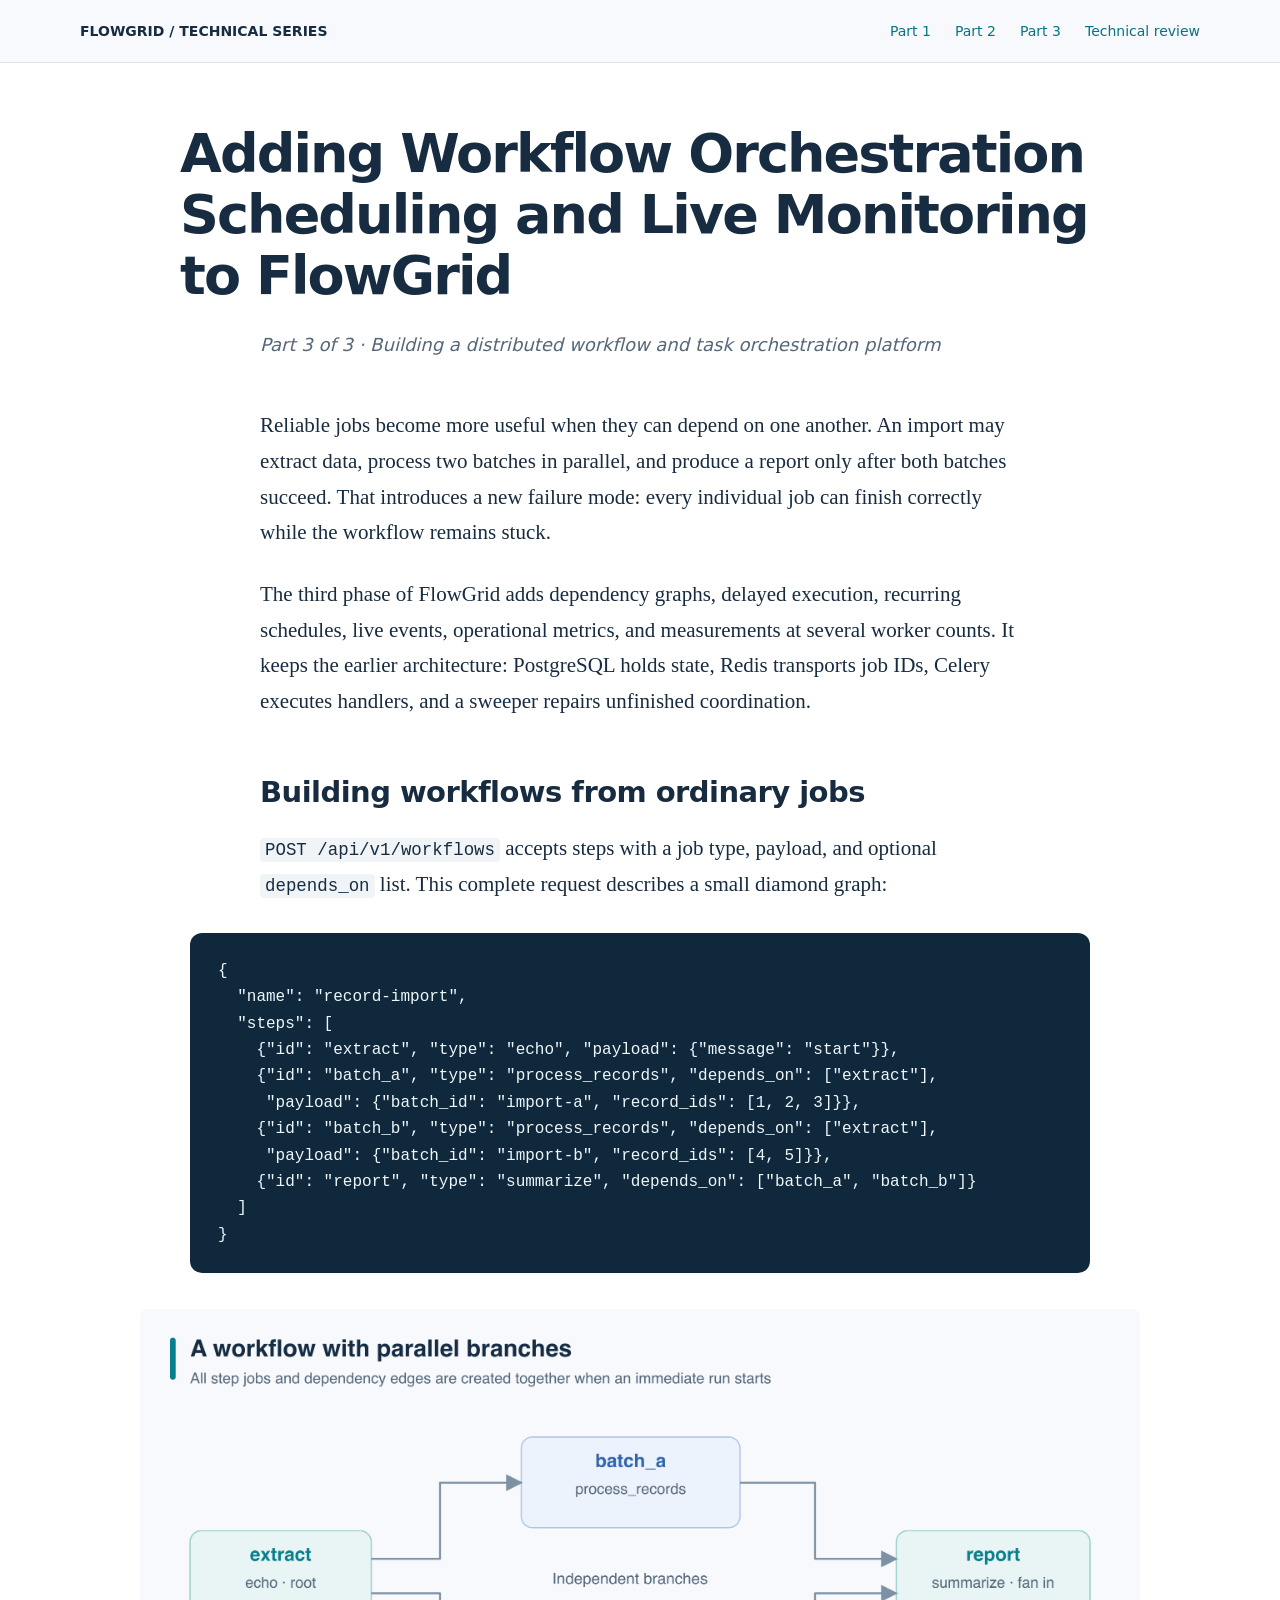
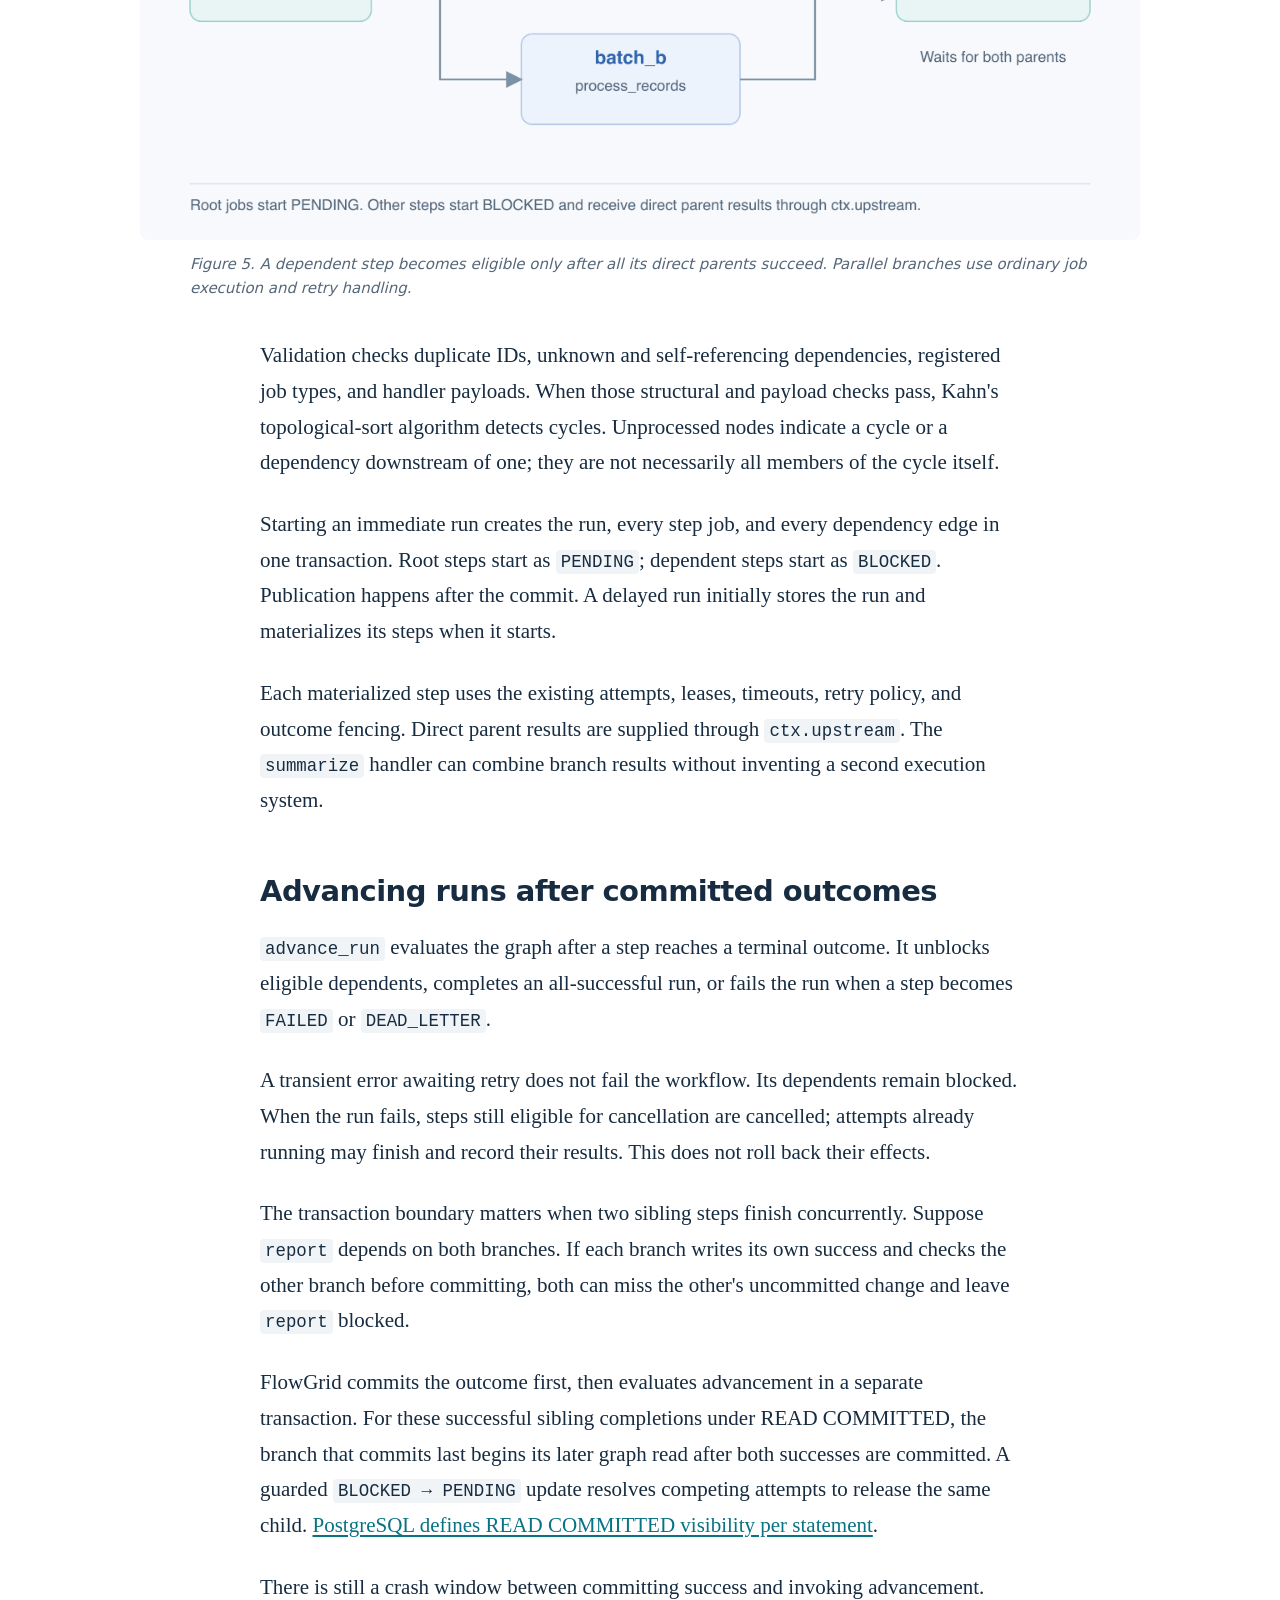
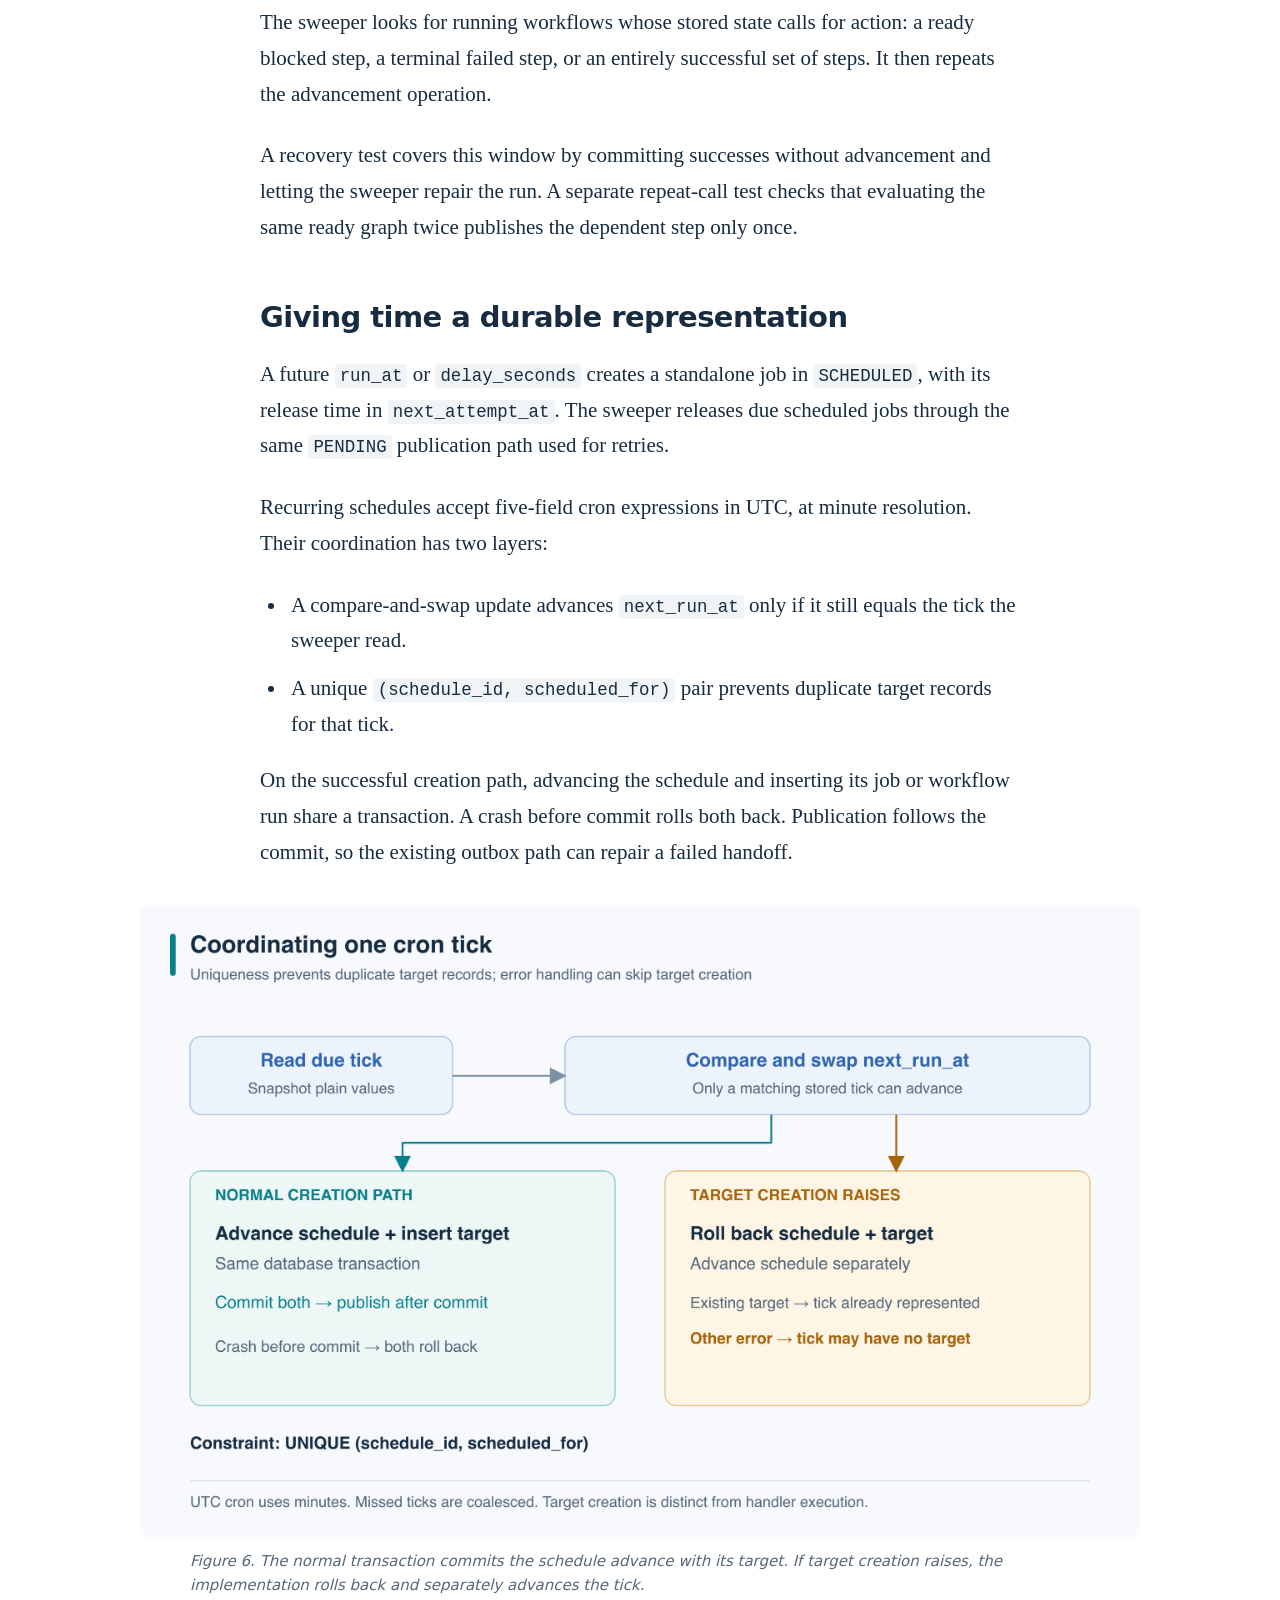
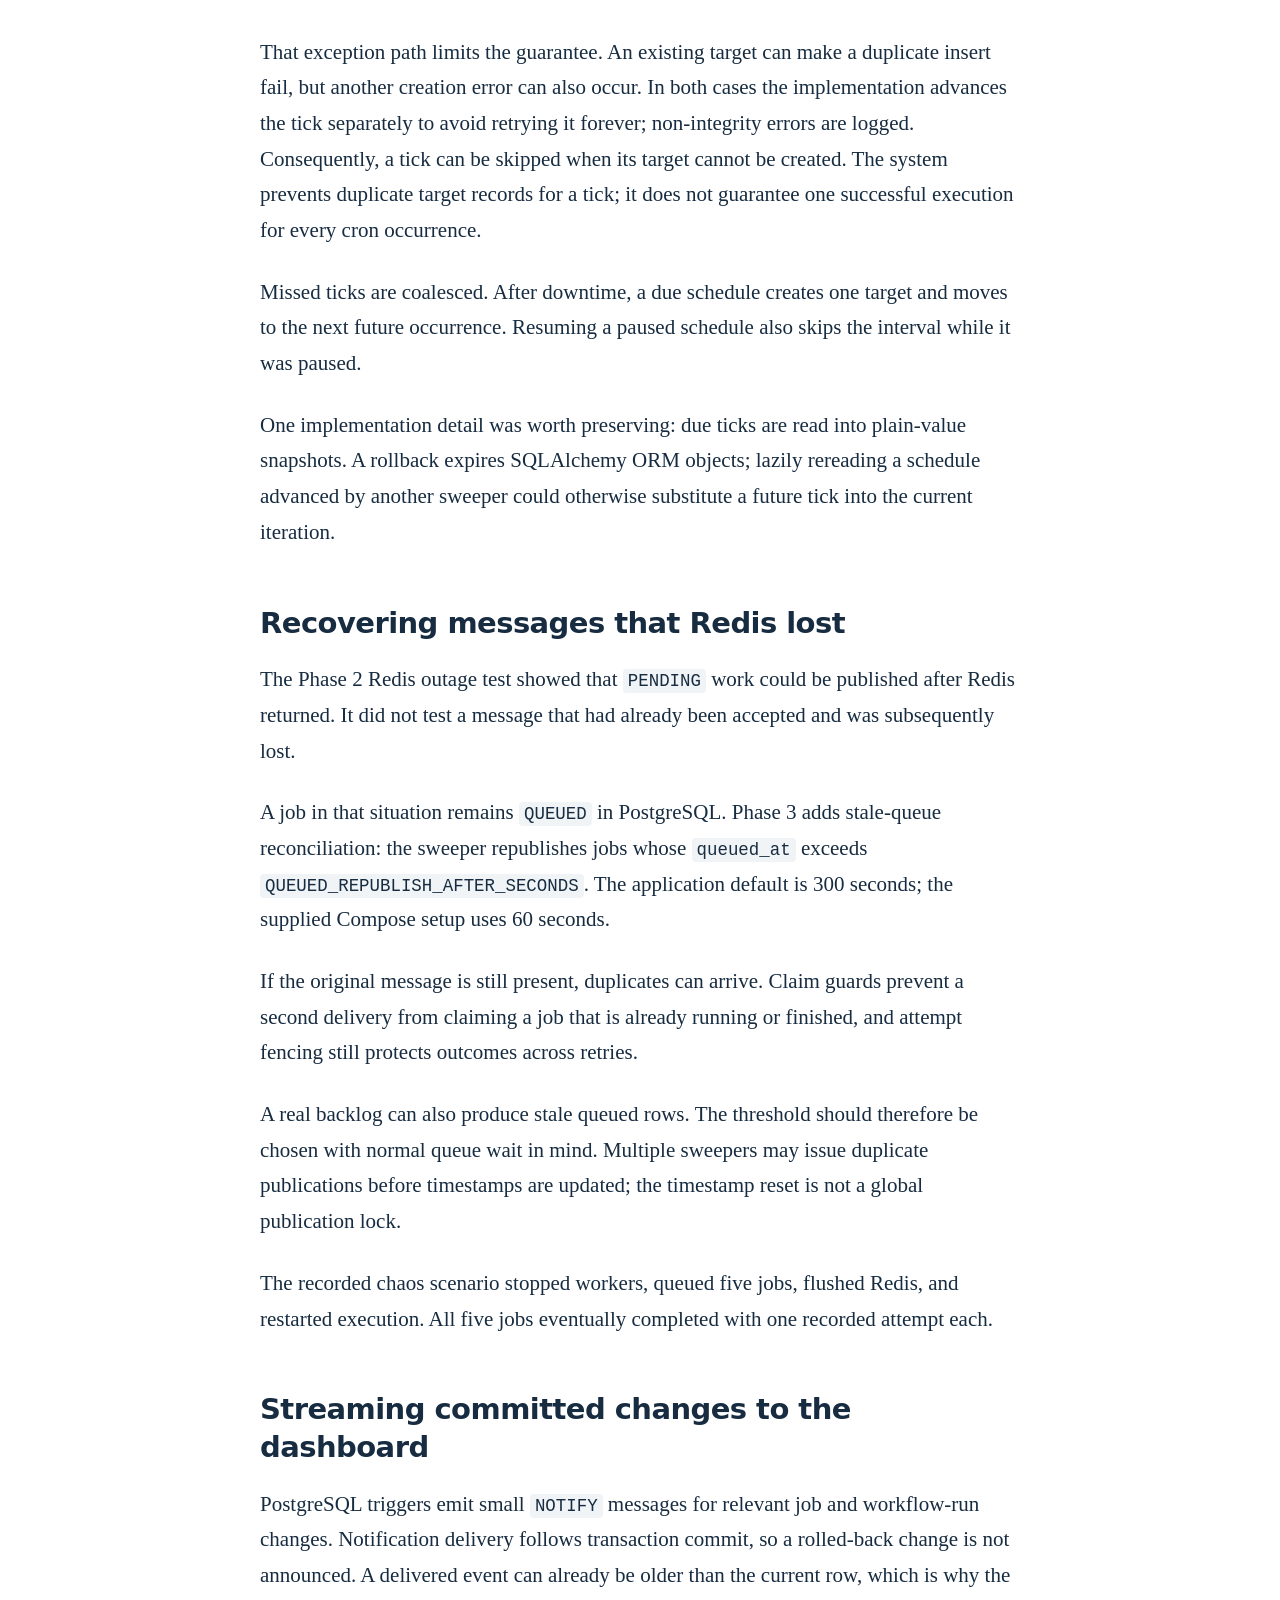
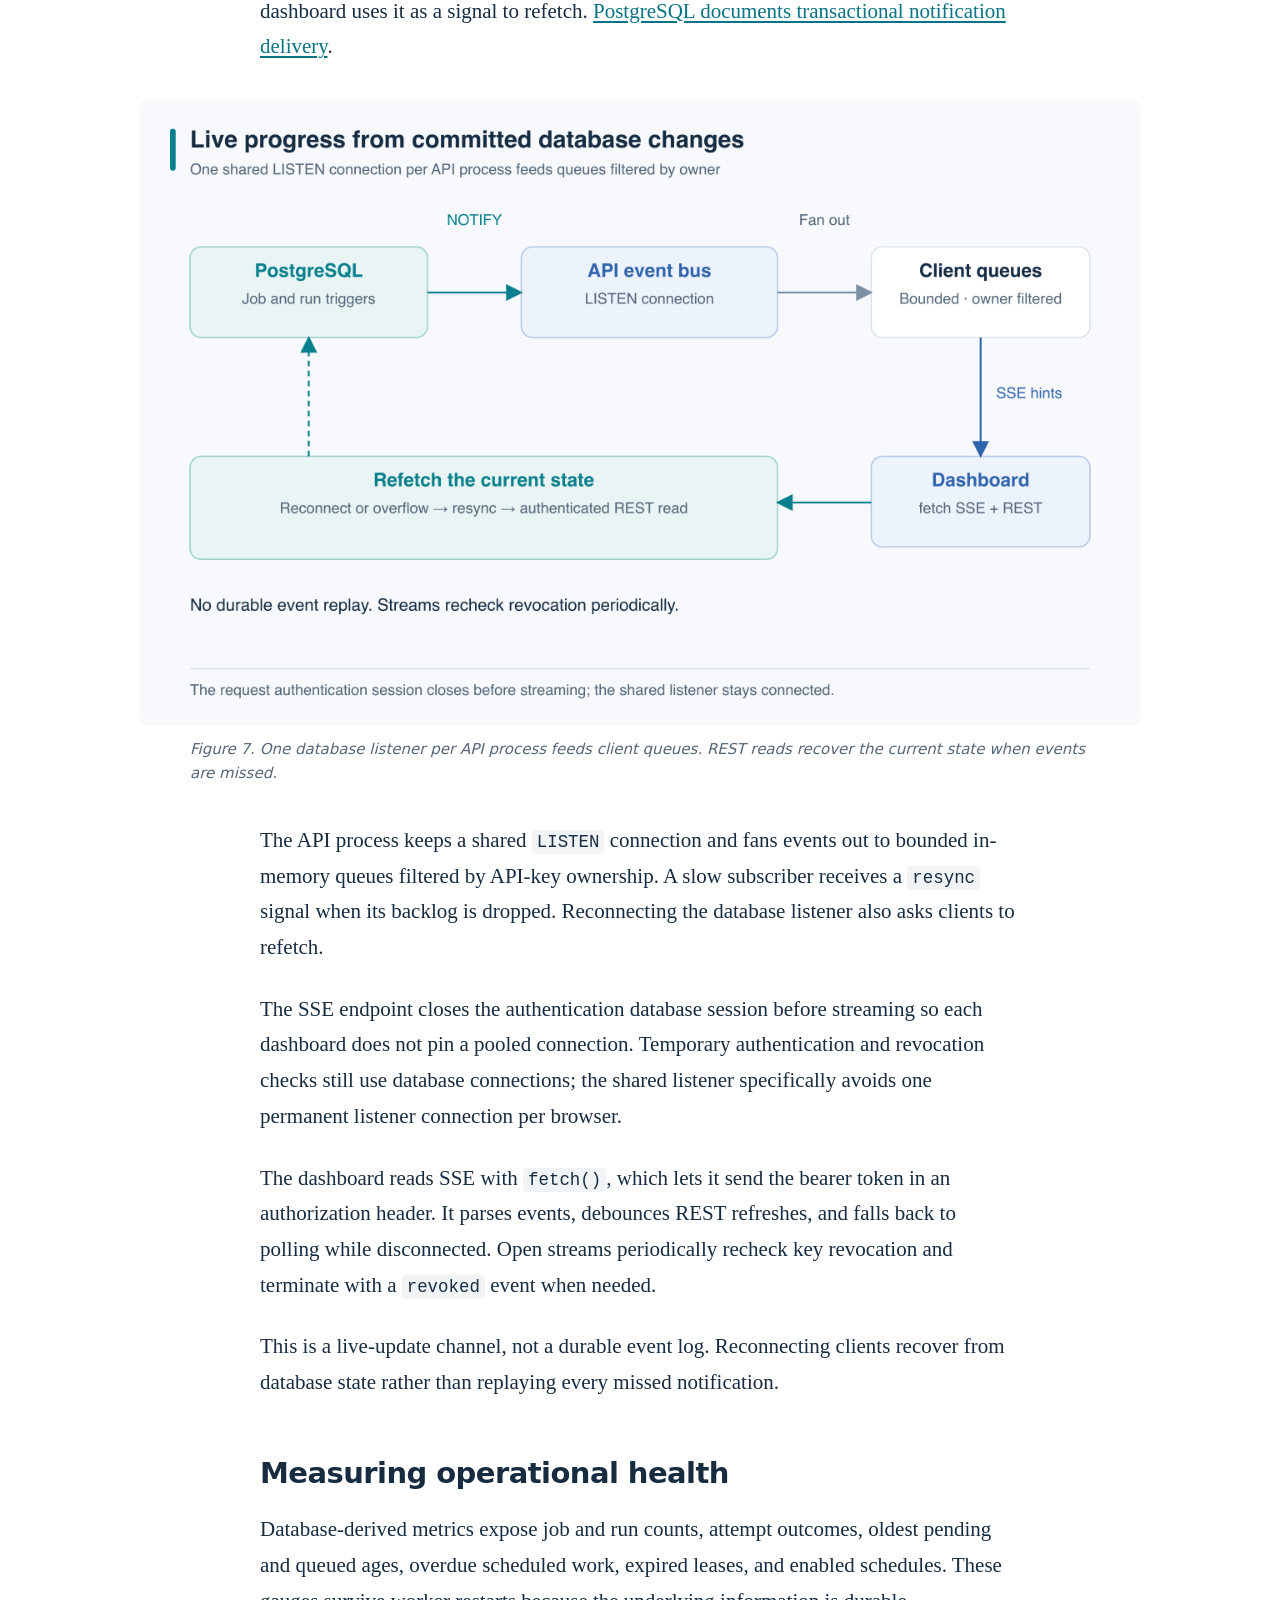
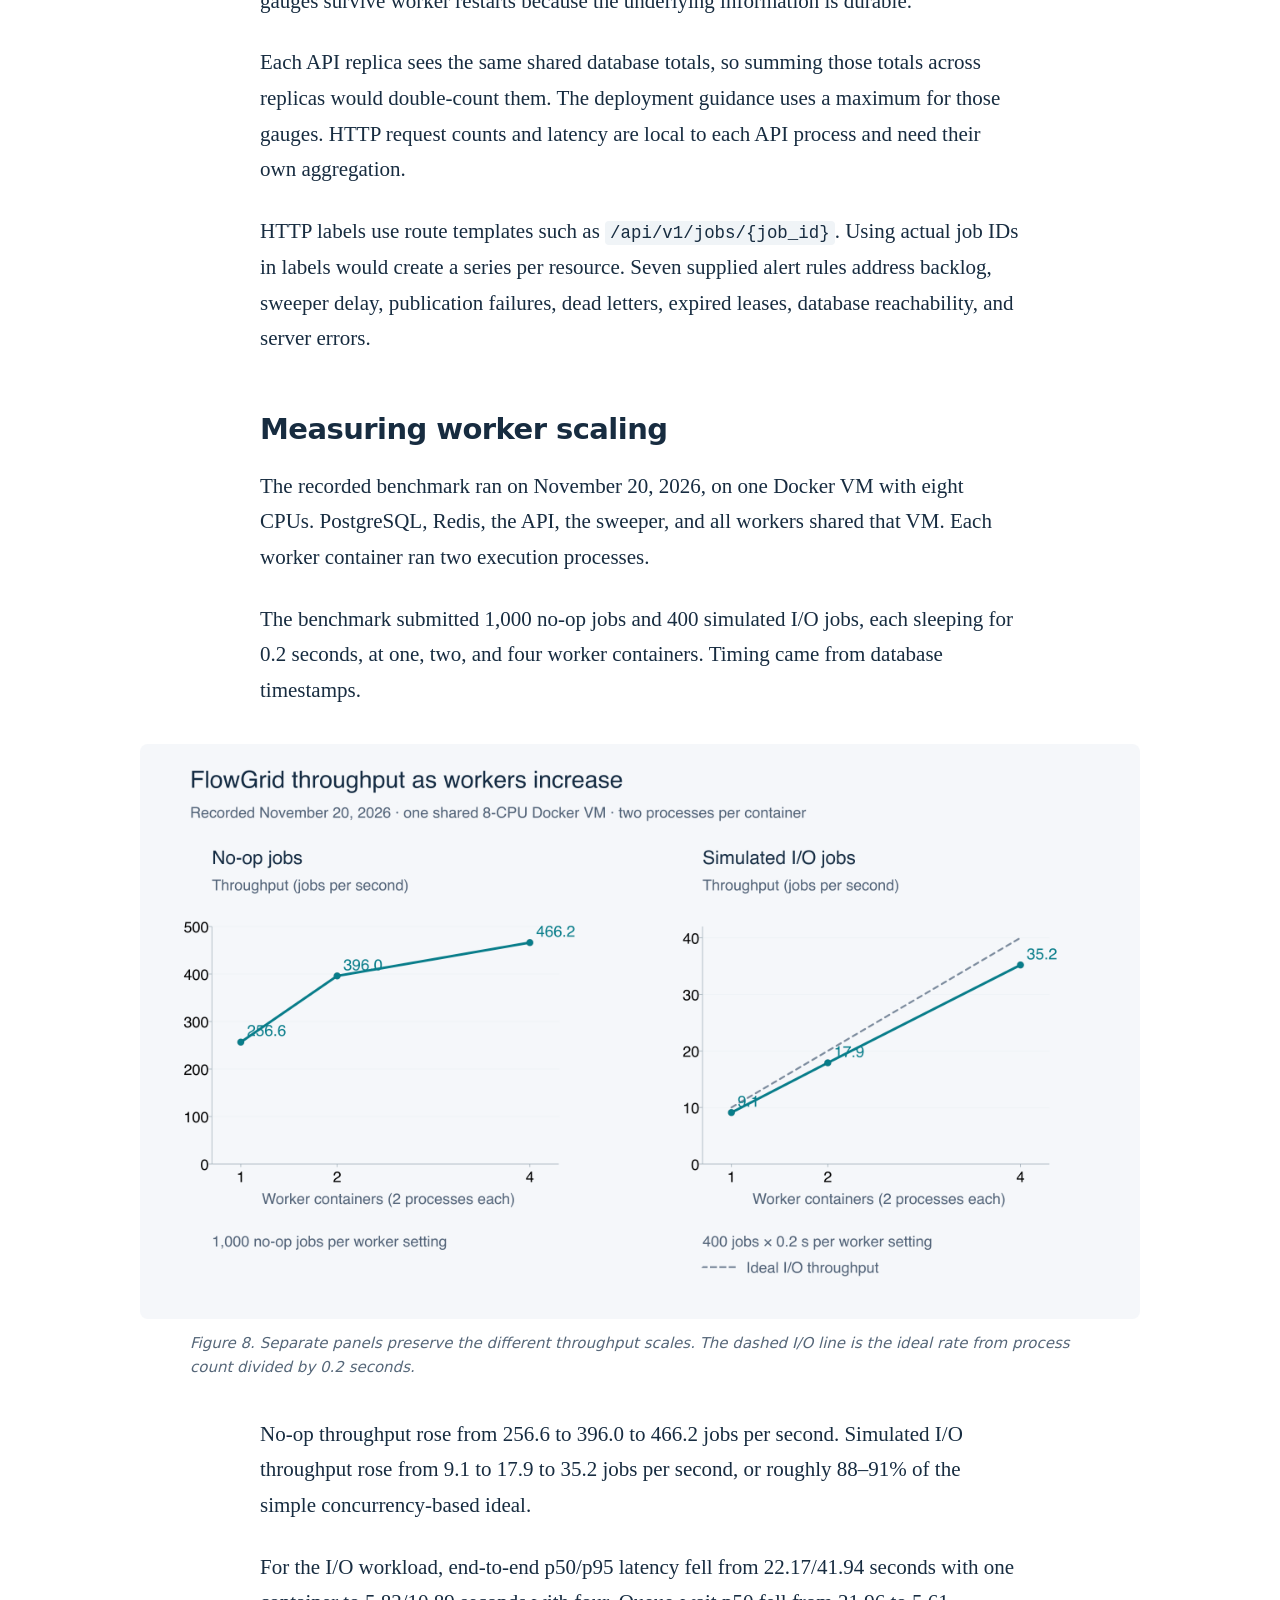
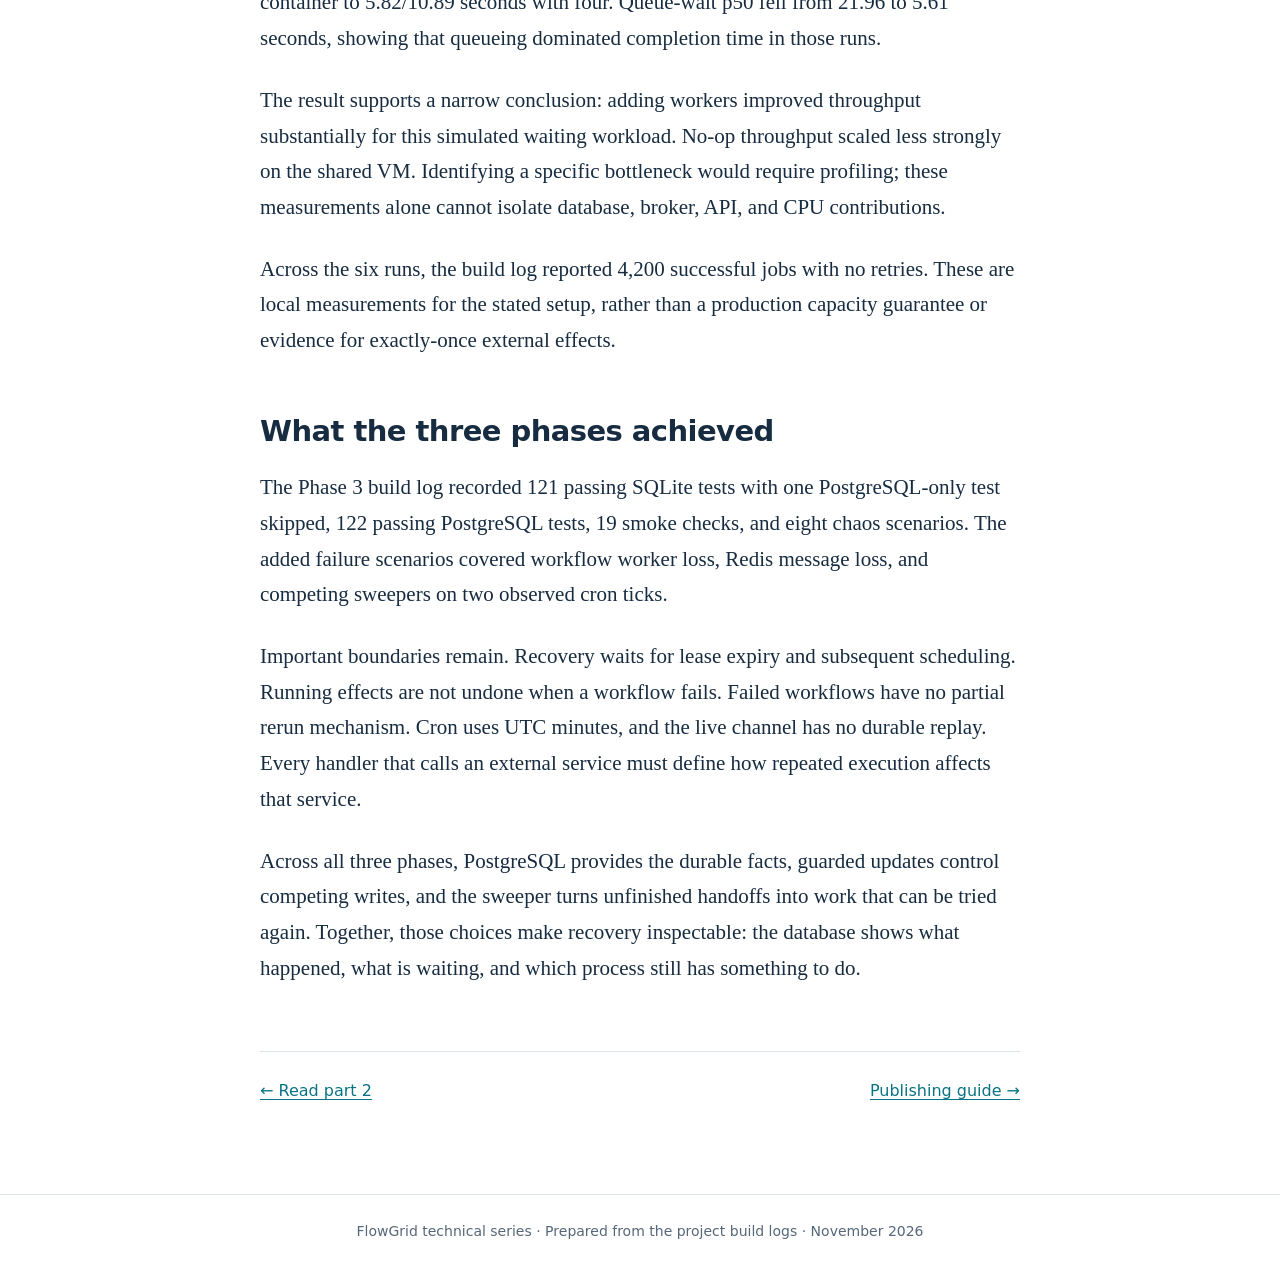
<file: phase-3.html>
<!doctype html><html lang="en"><head><meta charset="utf-8"><meta name="viewport" content="width=device-width,initial-scale=1"><title>Adding Workflow Orchestration Scheduling and Live Monitoring to FlowGrid</title><link rel="stylesheet" href="assets/style.css"></head><body><nav aria-label="Series navigation"><a class="brand" href="index.html">FLOWGRID / TECHNICAL SERIES</a><a href="phase-1.html">Part 1</a><a href="phase-2.html">Part 2</a><a href="phase-3.html">Part 3</a><a href="technical-review.html">Technical review</a></nav><main><article><h1>Adding Workflow Orchestration Scheduling and Live Monitoring to FlowGrid</h1>
<p><em>Part 3 of 3 · Building a distributed workflow and task orchestration platform</em></p>
<p>Reliable jobs become more useful when they can depend on one another. An import may extract data, process two batches in parallel, and produce a report only after both batches succeed. That introduces a new failure mode: every individual job can finish correctly while the workflow remains stuck.</p>
<p>The third phase of FlowGrid adds dependency graphs, delayed execution, recurring schedules, live events, operational metrics, and measurements at several worker counts. It keeps the earlier architecture: PostgreSQL holds state, Redis transports job IDs, Celery executes handlers, and a sweeper repairs unfinished coordination.</p>
<h2>Building workflows from ordinary jobs</h2>
<p><code>POST /api/v1/workflows</code> accepts steps with a job type, payload, and optional <code>depends_on</code> list. This complete request describes a small diamond graph:</p>
<pre><code class="language-json">{
  &quot;name&quot;: &quot;record-import&quot;,
  &quot;steps&quot;: [
    {&quot;id&quot;: &quot;extract&quot;, &quot;type&quot;: &quot;echo&quot;, &quot;payload&quot;: {&quot;message&quot;: &quot;start&quot;}},
    {&quot;id&quot;: &quot;batch_a&quot;, &quot;type&quot;: &quot;process_records&quot;, &quot;depends_on&quot;: [&quot;extract&quot;],
     &quot;payload&quot;: {&quot;batch_id&quot;: &quot;import-a&quot;, &quot;record_ids&quot;: [1, 2, 3]}},
    {&quot;id&quot;: &quot;batch_b&quot;, &quot;type&quot;: &quot;process_records&quot;, &quot;depends_on&quot;: [&quot;extract&quot;],
     &quot;payload&quot;: {&quot;batch_id&quot;: &quot;import-b&quot;, &quot;record_ids&quot;: [4, 5]}},
    {&quot;id&quot;: &quot;report&quot;, &quot;type&quot;: &quot;summarize&quot;, &quot;depends_on&quot;: [&quot;batch_a&quot;, &quot;batch_b&quot;]}
  ]
}
</code></pre>
<p><img src="assets/images/05-phase-3-workflow-dag.png" alt="Workflow diamond with extract, two parallel processing branches, and a summary step"></p>
<p><em>Figure 5. A dependent step becomes eligible only after all its direct parents succeed. Parallel branches use ordinary job execution and retry handling.</em></p>
<p>Validation checks duplicate IDs, unknown and self-referencing dependencies, registered job types, and handler payloads. When those structural and payload checks pass, Kahn&#39;s topological-sort algorithm detects cycles. Unprocessed nodes indicate a cycle or a dependency downstream of one; they are not necessarily all members of the cycle itself.</p>
<p>Starting an immediate run creates the run, every step job, and every dependency edge in one transaction. Root steps start as <code>PENDING</code>; dependent steps start as <code>BLOCKED</code>. Publication happens after the commit. A delayed run initially stores the run and materializes its steps when it starts.</p>
<p>Each materialized step uses the existing attempts, leases, timeouts, retry policy, and outcome fencing. Direct parent results are supplied through <code>ctx.upstream</code>. The <code>summarize</code> handler can combine branch results without inventing a second execution system.</p>
<h2>Advancing runs after committed outcomes</h2>
<p><code>advance_run</code> evaluates the graph after a step reaches a terminal outcome. It unblocks eligible dependents, completes an all-successful run, or fails the run when a step becomes <code>FAILED</code> or <code>DEAD_LETTER</code>.</p>
<p>A transient error awaiting retry does not fail the workflow. Its dependents remain blocked. When the run fails, steps still eligible for cancellation are cancelled; attempts already running may finish and record their results. This does not roll back their effects.</p>
<p>The transaction boundary matters when two sibling steps finish concurrently. Suppose <code>report</code> depends on both branches. If each branch writes its own success and checks the other branch before committing, both can miss the other&#39;s uncommitted change and leave <code>report</code> blocked.</p>
<p>FlowGrid commits the outcome first, then evaluates advancement in a separate transaction. For these successful sibling completions under READ COMMITTED, the branch that commits last begins its later graph read after both successes are committed. A guarded <code>BLOCKED → PENDING</code> update resolves competing attempts to release the same child. <a href="https://www.postgresql.org/docs/16/transaction-iso.html">PostgreSQL defines READ COMMITTED visibility per statement</a>.</p>
<p>There is still a crash window between committing success and invoking advancement. The sweeper looks for running workflows whose stored state calls for action: a ready blocked step, a terminal failed step, or an entirely successful set of steps. It then repeats the advancement operation.</p>
<p>A recovery test covers this window by committing successes without advancement and letting the sweeper repair the run. A separate repeat-call test checks that evaluating the same ready graph twice publishes the dependent step only once.</p>
<h2>Giving time a durable representation</h2>
<p>A future <code>run_at</code> or <code>delay_seconds</code> creates a standalone job in <code>SCHEDULED</code>, with its release time in <code>next_attempt_at</code>. The sweeper releases due scheduled jobs through the same <code>PENDING</code> publication path used for retries.</p>
<p>Recurring schedules accept five-field cron expressions in UTC, at minute resolution. Their coordination has two layers:</p>
<ul>
<li>A compare-and-swap update advances <code>next_run_at</code> only if it still equals the tick the sweeper read.</li>
<li>A unique <code>(schedule_id, scheduled_for)</code> pair prevents duplicate target records for that tick.</li>
</ul>
<p>On the successful creation path, advancing the schedule and inserting its job or workflow run share a transaction. A crash before commit rolls both back. Publication follows the commit, so the existing outbox path can repair a failed handoff.</p>
<p><img src="assets/images/06-phase-3-cron-transactions.png" alt="Cron coordination showing the successful atomic path and the exception path that advances without a new target"></p>
<p><em>Figure 6. The normal transaction commits the schedule advance with its target. If target creation raises, the implementation rolls back and separately advances the tick.</em></p>
<p>That exception path limits the guarantee. An existing target can make a duplicate insert fail, but another creation error can also occur. In both cases the implementation advances the tick separately to avoid retrying it forever; non-integrity errors are logged. Consequently, a tick can be skipped when its target cannot be created. The system prevents duplicate target records for a tick; it does not guarantee one successful execution for every cron occurrence.</p>
<p>Missed ticks are coalesced. After downtime, a due schedule creates one target and moves to the next future occurrence. Resuming a paused schedule also skips the interval while it was paused.</p>
<p>One implementation detail was worth preserving: due ticks are read into plain-value snapshots. A rollback expires SQLAlchemy ORM objects; lazily rereading a schedule advanced by another sweeper could otherwise substitute a future tick into the current iteration.</p>
<h2>Recovering messages that Redis lost</h2>
<p>The Phase 2 Redis outage test showed that <code>PENDING</code> work could be published after Redis returned. It did not test a message that had already been accepted and was subsequently lost.</p>
<p>A job in that situation remains <code>QUEUED</code> in PostgreSQL. Phase 3 adds stale-queue reconciliation: the sweeper republishes jobs whose <code>queued_at</code> exceeds <code>QUEUED_REPUBLISH_AFTER_SECONDS</code>. The application default is 300 seconds; the supplied Compose setup uses 60 seconds.</p>
<p>If the original message is still present, duplicates can arrive. Claim guards prevent a second delivery from claiming a job that is already running or finished, and attempt fencing still protects outcomes across retries.</p>
<p>A real backlog can also produce stale queued rows. The threshold should therefore be chosen with normal queue wait in mind. Multiple sweepers may issue duplicate publications before timestamps are updated; the timestamp reset is not a global publication lock.</p>
<p>The recorded chaos scenario stopped workers, queued five jobs, flushed Redis, and restarted execution. All five jobs eventually completed with one recorded attempt each.</p>
<h2>Streaming committed changes to the dashboard</h2>
<p>PostgreSQL triggers emit small <code>NOTIFY</code> messages for relevant job and workflow-run changes. Notification delivery follows transaction commit, so a rolled-back change is not announced. A delivered event can already be older than the current row, which is why the dashboard uses it as a signal to refetch. <a href="https://www.postgresql.org/docs/16/sql-notify.html">PostgreSQL documents transactional notification delivery</a>.</p>
<p><img src="assets/images/07-phase-3-live-events.png" alt="PostgreSQL notifications flow through one listener per API process to queues filtered by owner and SSE dashboards"></p>
<p><em>Figure 7. One database listener per API process feeds client queues. REST reads recover the current state when events are missed.</em></p>
<p>The API process keeps a shared <code>LISTEN</code> connection and fans events out to bounded in-memory queues filtered by API-key ownership. A slow subscriber receives a <code>resync</code> signal when its backlog is dropped. Reconnecting the database listener also asks clients to refetch.</p>
<p>The SSE endpoint closes the authentication database session before streaming so each dashboard does not pin a pooled connection. Temporary authentication and revocation checks still use database connections; the shared listener specifically avoids one permanent listener connection per browser.</p>
<p>The dashboard reads SSE with <code>fetch()</code>, which lets it send the bearer token in an authorization header. It parses events, debounces REST refreshes, and falls back to polling while disconnected. Open streams periodically recheck key revocation and terminate with a <code>revoked</code> event when needed.</p>
<p>This is a live-update channel, not a durable event log. Reconnecting clients recover from database state rather than replaying every missed notification.</p>
<h2>Measuring operational health</h2>
<p>Database-derived metrics expose job and run counts, attempt outcomes, oldest pending and queued ages, overdue scheduled work, expired leases, and enabled schedules. These gauges survive worker restarts because the underlying information is durable.</p>
<p>Each API replica sees the same shared database totals, so summing those totals across replicas would double-count them. The deployment guidance uses a maximum for those gauges. HTTP request counts and latency are local to each API process and need their own aggregation.</p>
<p>HTTP labels use route templates such as <code>/api/v1/jobs/{job_id}</code>. Using actual job IDs in labels would create a series per resource. Seven supplied alert rules address backlog, sweeper delay, publication failures, dead letters, expired leases, database reachability, and server errors.</p>
<h2>Measuring worker scaling</h2>
<p>The recorded benchmark ran on November 20, 2026, on one Docker VM with eight CPUs. PostgreSQL, Redis, the API, the sweeper, and all workers shared that VM. Each worker container ran two execution processes.</p>
<p>The benchmark submitted 1,000 no-op jobs and 400 simulated I/O jobs, each sleeping for 0.2 seconds, at one, two, and four worker containers. Timing came from database timestamps.</p>
<p><img src="assets/images/08-phase-3-throughput.png" alt="Recorded throughput across one, two, and four worker containers for no-op and simulated I/O jobs"></p>
<p><em>Figure 8. Separate panels preserve the different throughput scales. The dashed I/O line is the ideal rate from process count divided by 0.2 seconds.</em></p>
<p>No-op throughput rose from 256.6 to 396.0 to 466.2 jobs per second. Simulated I/O throughput rose from 9.1 to 17.9 to 35.2 jobs per second, or roughly 88–91% of the simple concurrency-based ideal.</p>
<p>For the I/O workload, end-to-end p50/p95 latency fell from 22.17/41.94 seconds with one container to 5.82/10.89 seconds with four. Queue-wait p50 fell from 21.96 to 5.61 seconds, showing that queueing dominated completion time in those runs.</p>
<p>The result supports a narrow conclusion: adding workers improved throughput substantially for this simulated waiting workload. No-op throughput scaled less strongly on the shared VM. Identifying a specific bottleneck would require profiling; these measurements alone cannot isolate database, broker, API, and CPU contributions.</p>
<p>Across the six runs, the build log reported 4,200 successful jobs with no retries. These are local measurements for the stated setup, rather than a production capacity guarantee or evidence for exactly-once external effects.</p>
<h2>What the three phases achieved</h2>
<p>The Phase 3 build log recorded 121 passing SQLite tests with one PostgreSQL-only test skipped, 122 passing PostgreSQL tests, 19 smoke checks, and eight chaos scenarios. The added failure scenarios covered workflow worker loss, Redis message loss, and competing sweepers on two observed cron ticks.</p>
<p>Important boundaries remain. Recovery waits for lease expiry and subsequent scheduling. Running effects are not undone when a workflow fails. Failed workflows have no partial rerun mechanism. Cron uses UTC minutes, and the live channel has no durable replay. Every handler that calls an external service must define how repeated execution affects that service.</p>
<p>Across all three phases, PostgreSQL provides the durable facts, guarded updates control competing writes, and the sweeper turns unfinished handoffs into work that can be tried again. Together, those choices make recovery inspectable: the database shows what happened, what is waiting, and which process still has something to do.</p>
</article><div class="article-nav"><a href="phase-2.html">← Read part 2</a><a href="publishing-guide.html">Publishing guide →</a></div></main><footer>FlowGrid technical series · Prepared from the project build logs · November 2026</footer></body></html>
</file>
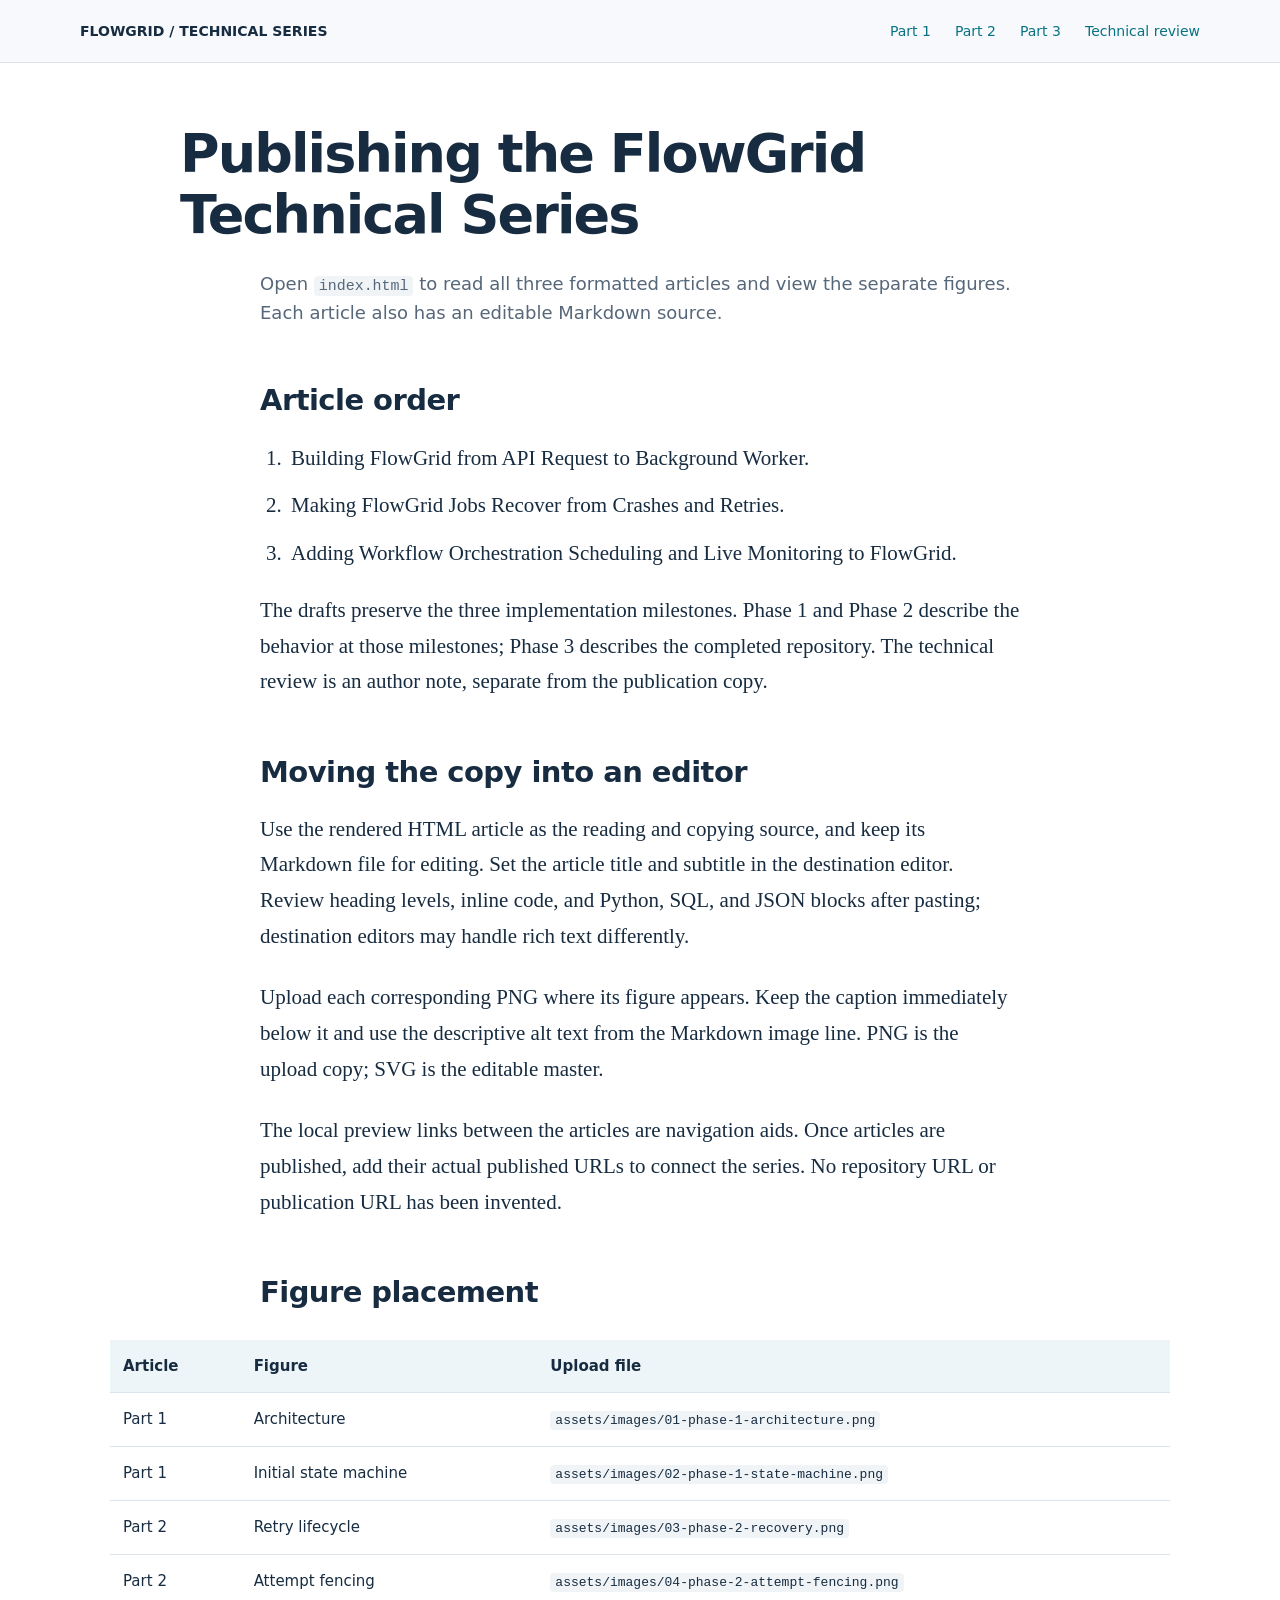
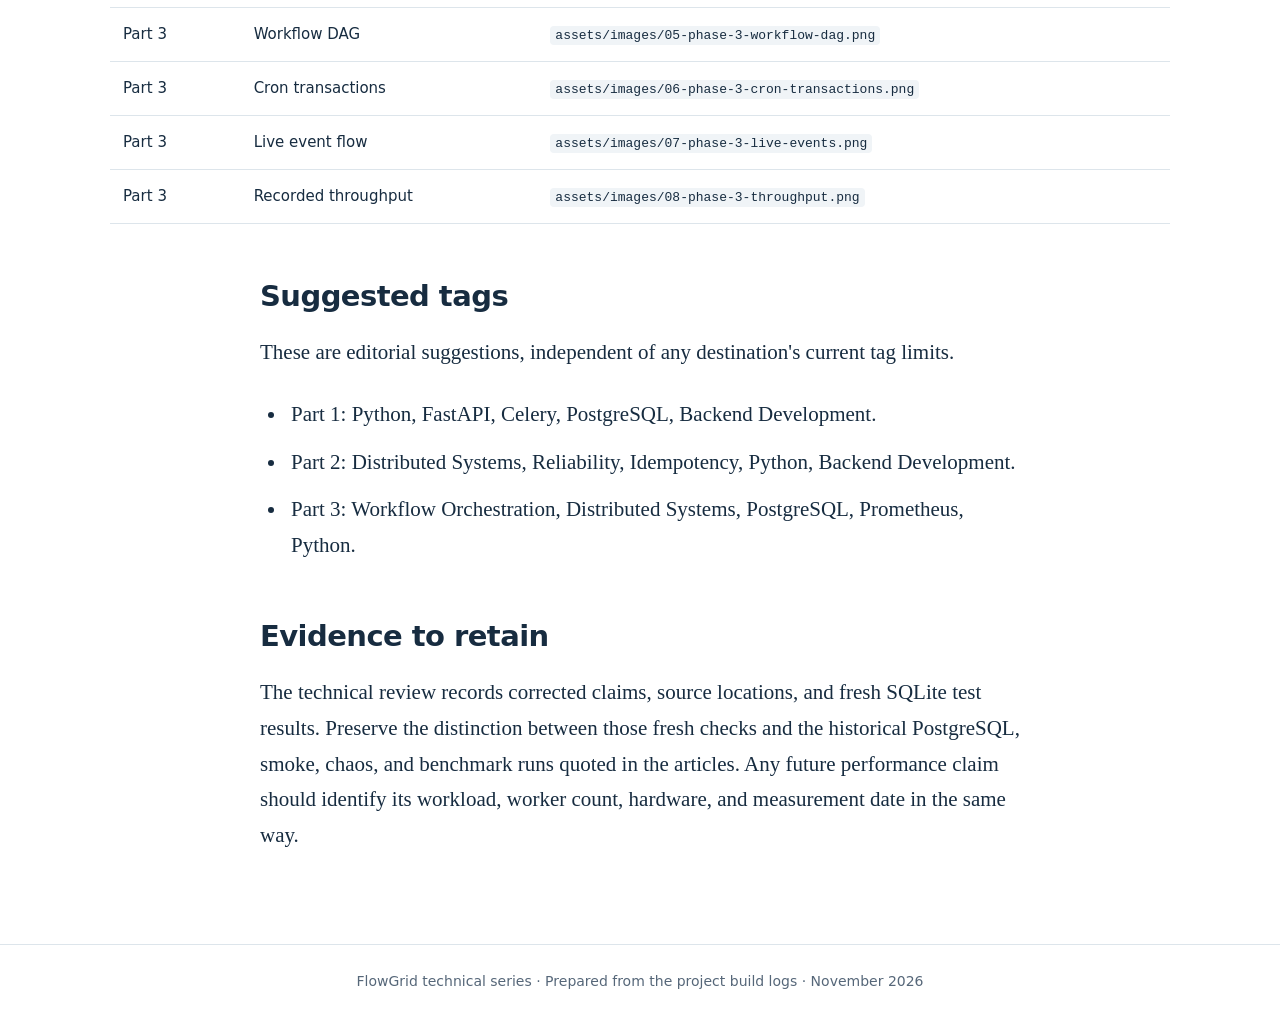
<file: publishing-guide.html>
<!doctype html><html lang="en"><head><meta charset="utf-8"><meta name="viewport" content="width=device-width,initial-scale=1"><title>Publishing the FlowGrid Technical Series</title><link rel="stylesheet" href="assets/style.css"></head><body><nav aria-label="Series navigation"><a class="brand" href="index.html">FLOWGRID / TECHNICAL SERIES</a><a href="phase-1.html">Part 1</a><a href="phase-2.html">Part 2</a><a href="phase-3.html">Part 3</a><a href="technical-review.html">Technical review</a></nav><main><article><h1>Publishing the FlowGrid Technical Series</h1>
<p>Open <code>index.html</code> to read all three formatted articles and view the separate figures. Each article also has an editable Markdown source.</p>
<h2>Article order</h2>
<ol>
<li>Building FlowGrid from API Request to Background Worker.</li>
<li>Making FlowGrid Jobs Recover from Crashes and Retries.</li>
<li>Adding Workflow Orchestration Scheduling and Live Monitoring to FlowGrid.</li>
</ol>
<p>The drafts preserve the three implementation milestones. Phase 1 and Phase 2 describe the behavior at those milestones; Phase 3 describes the completed repository. The technical review is an author note, separate from the publication copy.</p>
<h2>Moving the copy into an editor</h2>
<p>Use the rendered HTML article as the reading and copying source, and keep its Markdown file for editing. Set the article title and subtitle in the destination editor. Review heading levels, inline code, and Python, SQL, and JSON blocks after pasting; destination editors may handle rich text differently.</p>
<p>Upload each corresponding PNG where its figure appears. Keep the caption immediately below it and use the descriptive alt text from the Markdown image line. PNG is the upload copy; SVG is the editable master.</p>
<p>The local preview links between the articles are navigation aids. Once articles are published, add their actual published URLs to connect the series. No repository URL or publication URL has been invented.</p>
<h2>Figure placement</h2>
<table>
<thead>
<tr>
<th>Article</th>
<th>Figure</th>
<th>Upload file</th>
</tr>
</thead>
<tbody><tr>
<td>Part 1</td>
<td>Architecture</td>
<td><code>assets/images/01-phase-1-architecture.png</code></td>
</tr>
<tr>
<td>Part 1</td>
<td>Initial state machine</td>
<td><code>assets/images/02-phase-1-state-machine.png</code></td>
</tr>
<tr>
<td>Part 2</td>
<td>Retry lifecycle</td>
<td><code>assets/images/03-phase-2-recovery.png</code></td>
</tr>
<tr>
<td>Part 2</td>
<td>Attempt fencing</td>
<td><code>assets/images/04-phase-2-attempt-fencing.png</code></td>
</tr>
<tr>
<td>Part 3</td>
<td>Workflow DAG</td>
<td><code>assets/images/05-phase-3-workflow-dag.png</code></td>
</tr>
<tr>
<td>Part 3</td>
<td>Cron transactions</td>
<td><code>assets/images/06-phase-3-cron-transactions.png</code></td>
</tr>
<tr>
<td>Part 3</td>
<td>Live event flow</td>
<td><code>assets/images/07-phase-3-live-events.png</code></td>
</tr>
<tr>
<td>Part 3</td>
<td>Recorded throughput</td>
<td><code>assets/images/08-phase-3-throughput.png</code></td>
</tr>
</tbody></table>
<h2>Suggested tags</h2>
<p>These are editorial suggestions, independent of any destination&#39;s current tag limits.</p>
<ul>
<li>Part 1: Python, FastAPI, Celery, PostgreSQL, Backend Development.</li>
<li>Part 2: Distributed Systems, Reliability, Idempotency, Python, Backend Development.</li>
<li>Part 3: Workflow Orchestration, Distributed Systems, PostgreSQL, Prometheus, Python.</li>
</ul>
<h2>Evidence to retain</h2>
<p>The technical review records corrected claims, source locations, and fresh SQLite test results. Preserve the distinction between those fresh checks and the historical PostgreSQL, smoke, chaos, and benchmark runs quoted in the articles. Any future performance claim should identify its workload, worker count, hardware, and measurement date in the same way.</p>
</article></main><footer>FlowGrid technical series · Prepared from the project build logs · November 2026</footer></body></html>
</file>
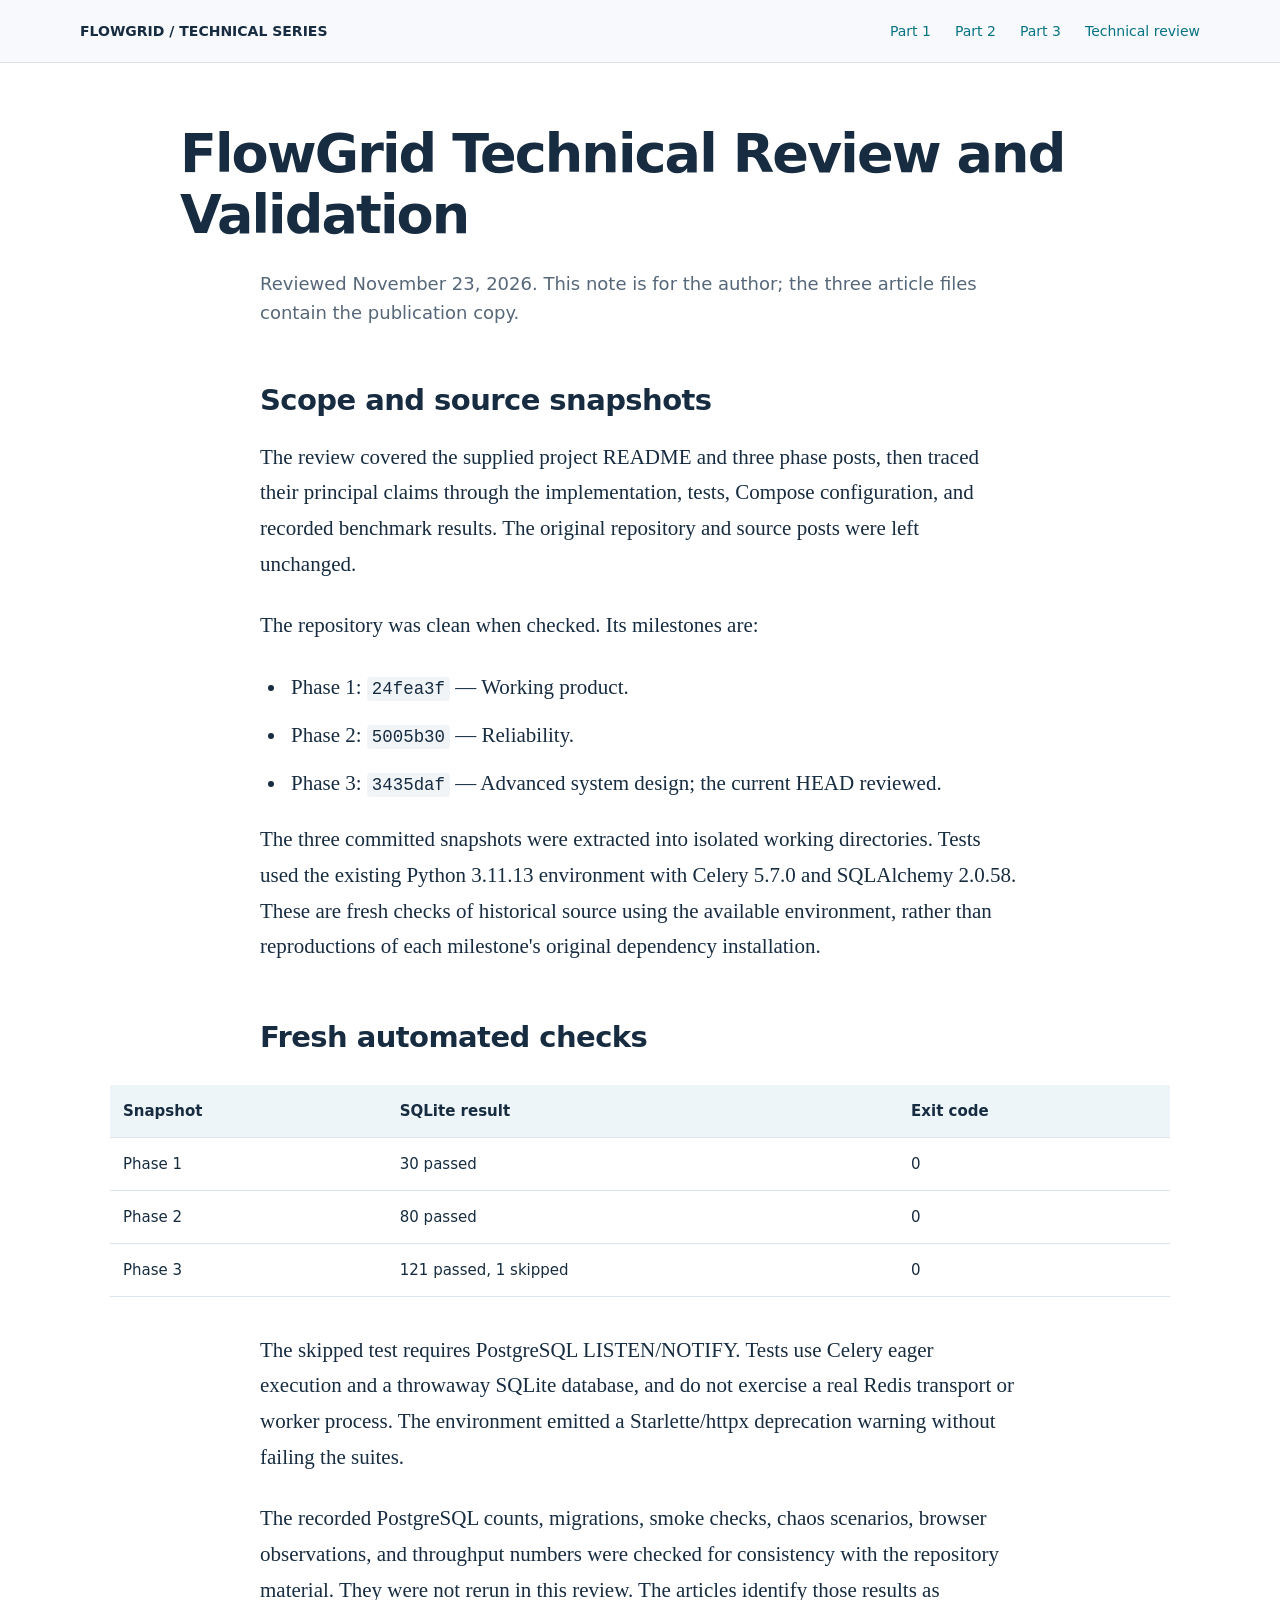
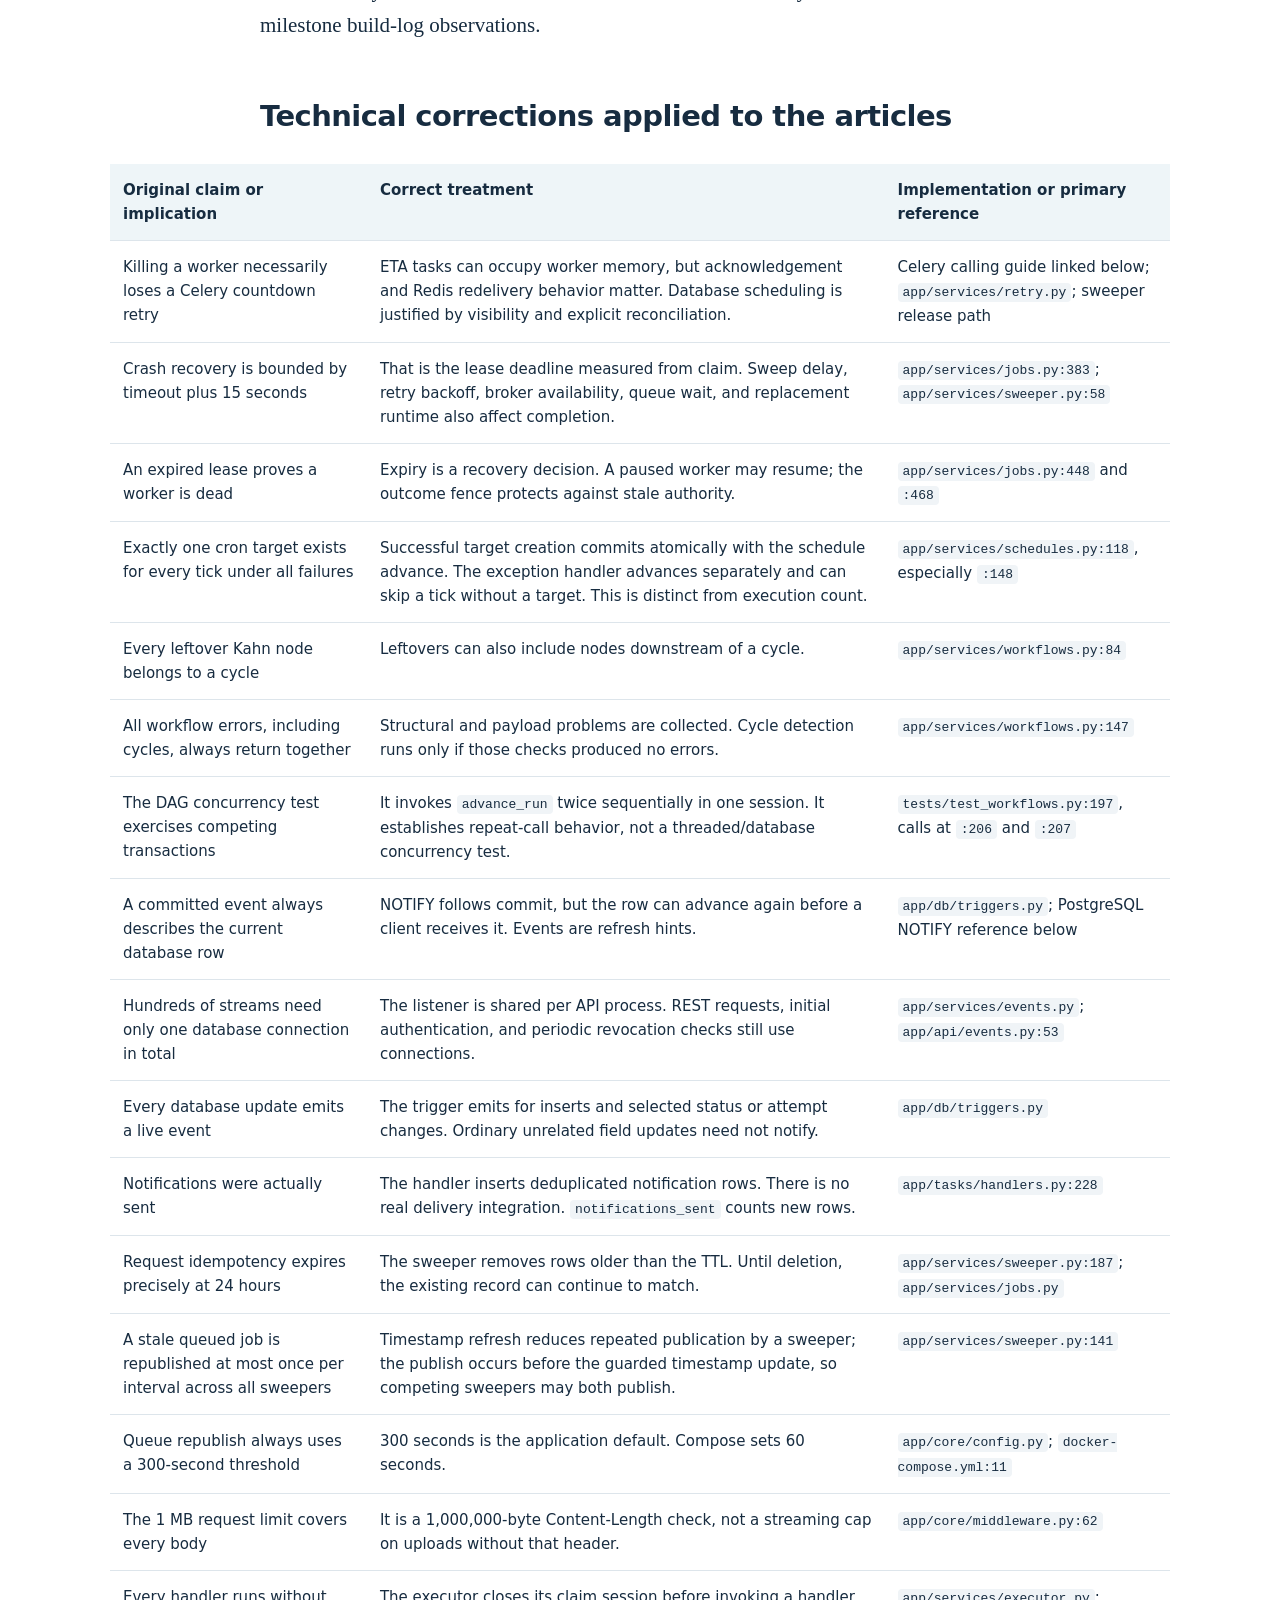
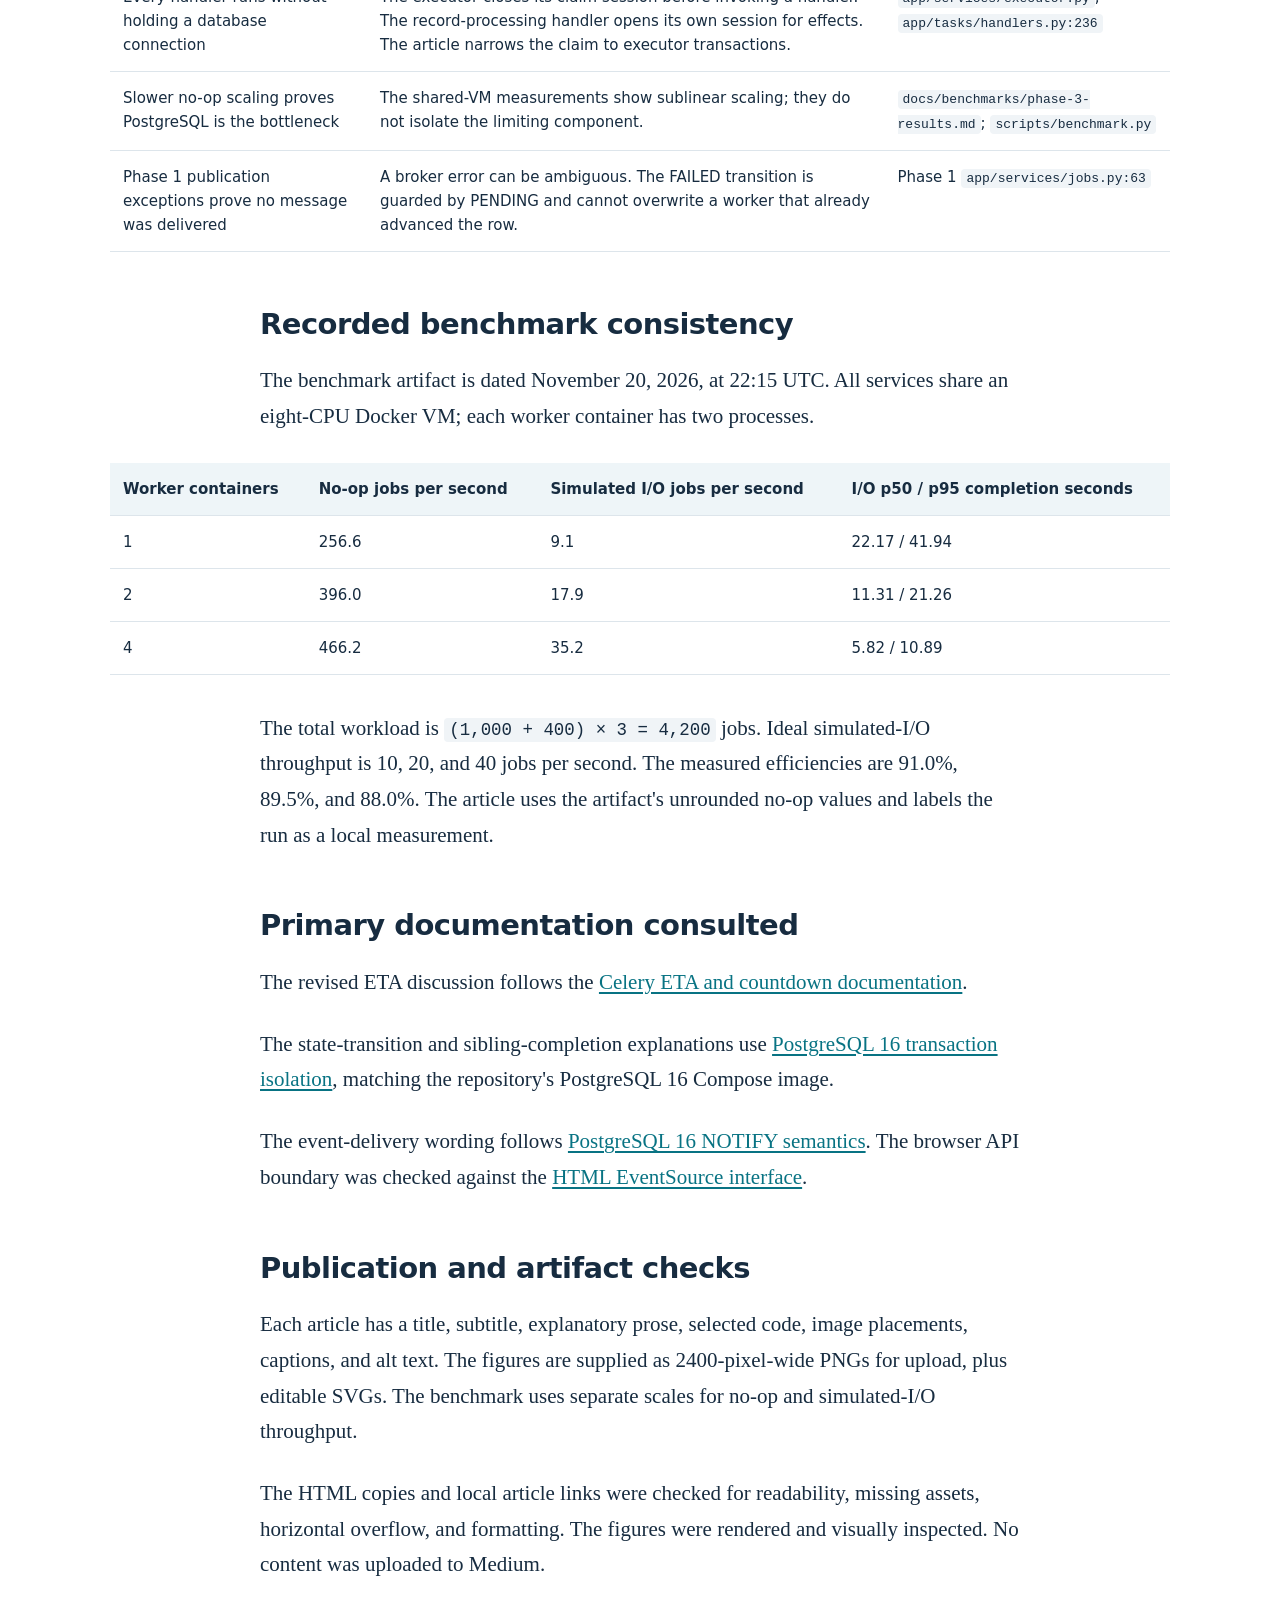
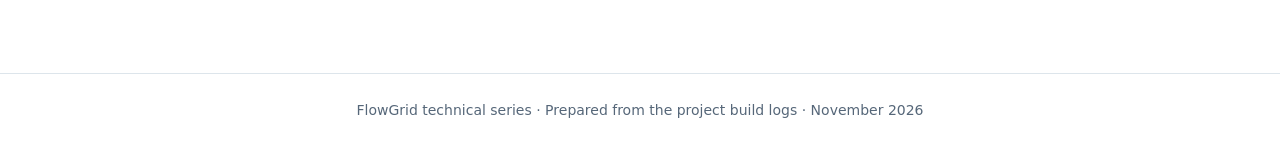
<file: technical-review.html>
<!doctype html><html lang="en"><head><meta charset="utf-8"><meta name="viewport" content="width=device-width,initial-scale=1"><title>FlowGrid Technical Review and Validation</title><link rel="stylesheet" href="assets/style.css"></head><body><nav aria-label="Series navigation"><a class="brand" href="index.html">FLOWGRID / TECHNICAL SERIES</a><a href="phase-1.html">Part 1</a><a href="phase-2.html">Part 2</a><a href="phase-3.html">Part 3</a><a href="technical-review.html">Technical review</a></nav><main><article><h1>FlowGrid Technical Review and Validation</h1>
<p>Reviewed November 23, 2026. This note is for the author; the three article files contain the publication copy.</p>
<h2>Scope and source snapshots</h2>
<p>The review covered the supplied project README and three phase posts, then traced their principal claims through the implementation, tests, Compose configuration, and recorded benchmark results. The original repository and source posts were left unchanged.</p>
<p>The repository was clean when checked. Its milestones are:</p>
<ul>
<li>Phase 1: <code>24fea3f</code> — Working product.</li>
<li>Phase 2: <code>5005b30</code> — Reliability.</li>
<li>Phase 3: <code>3435daf</code> — Advanced system design; the current HEAD reviewed.</li>
</ul>
<p>The three committed snapshots were extracted into isolated working directories. Tests used the existing Python 3.11.13 environment with Celery 5.7.0 and SQLAlchemy 2.0.58. These are fresh checks of historical source using the available environment, rather than reproductions of each milestone&#39;s original dependency installation.</p>
<h2>Fresh automated checks</h2>
<table>
<thead>
<tr>
<th>Snapshot</th>
<th>SQLite result</th>
<th>Exit code</th>
</tr>
</thead>
<tbody><tr>
<td>Phase 1</td>
<td>30 passed</td>
<td>0</td>
</tr>
<tr>
<td>Phase 2</td>
<td>80 passed</td>
<td>0</td>
</tr>
<tr>
<td>Phase 3</td>
<td>121 passed, 1 skipped</td>
<td>0</td>
</tr>
</tbody></table>
<p>The skipped test requires PostgreSQL LISTEN/NOTIFY. Tests use Celery eager execution and a throwaway SQLite database, and do not exercise a real Redis transport or worker process. The environment emitted a Starlette/httpx deprecation warning without failing the suites.</p>
<p>The recorded PostgreSQL counts, migrations, smoke checks, chaos scenarios, browser observations, and throughput numbers were checked for consistency with the repository material. They were not rerun in this review. The articles identify those results as milestone build-log observations.</p>
<h2>Technical corrections applied to the articles</h2>
<table>
<thead>
<tr>
<th>Original claim or implication</th>
<th>Correct treatment</th>
<th>Implementation or primary reference</th>
</tr>
</thead>
<tbody><tr>
<td>Killing a worker necessarily loses a Celery countdown retry</td>
<td>ETA tasks can occupy worker memory, but acknowledgement and Redis redelivery behavior matter. Database scheduling is justified by visibility and explicit reconciliation.</td>
<td>Celery calling guide linked below; <code>app/services/retry.py</code>; sweeper release path</td>
</tr>
<tr>
<td>Crash recovery is bounded by timeout plus 15 seconds</td>
<td>That is the lease deadline measured from claim. Sweep delay, retry backoff, broker availability, queue wait, and replacement runtime also affect completion.</td>
<td><code>app/services/jobs.py:383</code>; <code>app/services/sweeper.py:58</code></td>
</tr>
<tr>
<td>An expired lease proves a worker is dead</td>
<td>Expiry is a recovery decision. A paused worker may resume; the outcome fence protects against stale authority.</td>
<td><code>app/services/jobs.py:448</code> and <code>:468</code></td>
</tr>
<tr>
<td>Exactly one cron target exists for every tick under all failures</td>
<td>Successful target creation commits atomically with the schedule advance. The exception handler advances separately and can skip a tick without a target. This is distinct from execution count.</td>
<td><code>app/services/schedules.py:118</code>, especially <code>:148</code></td>
</tr>
<tr>
<td>Every leftover Kahn node belongs to a cycle</td>
<td>Leftovers can also include nodes downstream of a cycle.</td>
<td><code>app/services/workflows.py:84</code></td>
</tr>
<tr>
<td>All workflow errors, including cycles, always return together</td>
<td>Structural and payload problems are collected. Cycle detection runs only if those checks produced no errors.</td>
<td><code>app/services/workflows.py:147</code></td>
</tr>
<tr>
<td>The DAG concurrency test exercises competing transactions</td>
<td>It invokes <code>advance_run</code> twice sequentially in one session. It establishes repeat-call behavior, not a threaded/database concurrency test.</td>
<td><code>tests/test_workflows.py:197</code>, calls at <code>:206</code> and <code>:207</code></td>
</tr>
<tr>
<td>A committed event always describes the current database row</td>
<td>NOTIFY follows commit, but the row can advance again before a client receives it. Events are refresh hints.</td>
<td><code>app/db/triggers.py</code>; PostgreSQL NOTIFY reference below</td>
</tr>
<tr>
<td>Hundreds of streams need only one database connection in total</td>
<td>The listener is shared per API process. REST requests, initial authentication, and periodic revocation checks still use connections.</td>
<td><code>app/services/events.py</code>; <code>app/api/events.py:53</code></td>
</tr>
<tr>
<td>Every database update emits a live event</td>
<td>The trigger emits for inserts and selected status or attempt changes. Ordinary unrelated field updates need not notify.</td>
<td><code>app/db/triggers.py</code></td>
</tr>
<tr>
<td>Notifications were actually sent</td>
<td>The handler inserts deduplicated notification rows. There is no real delivery integration. <code>notifications_sent</code> counts new rows.</td>
<td><code>app/tasks/handlers.py:228</code></td>
</tr>
<tr>
<td>Request idempotency expires precisely at 24 hours</td>
<td>The sweeper removes rows older than the TTL. Until deletion, the existing record can continue to match.</td>
<td><code>app/services/sweeper.py:187</code>; <code>app/services/jobs.py</code></td>
</tr>
<tr>
<td>A stale queued job is republished at most once per interval across all sweepers</td>
<td>Timestamp refresh reduces repeated publication by a sweeper; the publish occurs before the guarded timestamp update, so competing sweepers may both publish.</td>
<td><code>app/services/sweeper.py:141</code></td>
</tr>
<tr>
<td>Queue republish always uses a 300-second threshold</td>
<td>300 seconds is the application default. Compose sets 60 seconds.</td>
<td><code>app/core/config.py</code>; <code>docker-compose.yml:11</code></td>
</tr>
<tr>
<td>The 1 MB request limit covers every body</td>
<td>It is a 1,000,000-byte Content-Length check, not a streaming cap on uploads without that header.</td>
<td><code>app/core/middleware.py:62</code></td>
</tr>
<tr>
<td>Every handler runs without holding a database connection</td>
<td>The executor closes its claim session before invoking a handler. The record-processing handler opens its own session for effects. The article narrows the claim to executor transactions.</td>
<td><code>app/services/executor.py</code>; <code>app/tasks/handlers.py:236</code></td>
</tr>
<tr>
<td>Slower no-op scaling proves PostgreSQL is the bottleneck</td>
<td>The shared-VM measurements show sublinear scaling; they do not isolate the limiting component.</td>
<td><code>docs/benchmarks/phase-3-results.md</code>; <code>scripts/benchmark.py</code></td>
</tr>
<tr>
<td>Phase 1 publication exceptions prove no message was delivered</td>
<td>A broker error can be ambiguous. The FAILED transition is guarded by PENDING and cannot overwrite a worker that already advanced the row.</td>
<td>Phase 1 <code>app/services/jobs.py:63</code></td>
</tr>
</tbody></table>
<h2>Recorded benchmark consistency</h2>
<p>The benchmark artifact is dated November 20, 2026, at 22:15 UTC. All services share an eight-CPU Docker VM; each worker container has two processes.</p>
<table>
<thead>
<tr>
<th>Worker containers</th>
<th>No-op jobs per second</th>
<th>Simulated I/O jobs per second</th>
<th>I/O p50 / p95 completion seconds</th>
</tr>
</thead>
<tbody><tr>
<td>1</td>
<td>256.6</td>
<td>9.1</td>
<td>22.17 / 41.94</td>
</tr>
<tr>
<td>2</td>
<td>396.0</td>
<td>17.9</td>
<td>11.31 / 21.26</td>
</tr>
<tr>
<td>4</td>
<td>466.2</td>
<td>35.2</td>
<td>5.82 / 10.89</td>
</tr>
</tbody></table>
<p>The total workload is <code>(1,000 + 400) × 3 = 4,200</code> jobs. Ideal simulated-I/O throughput is 10, 20, and 40 jobs per second. The measured efficiencies are 91.0%, 89.5%, and 88.0%. The article uses the artifact&#39;s unrounded no-op values and labels the run as a local measurement.</p>
<h2>Primary documentation consulted</h2>
<p>The revised ETA discussion follows the <a href="https://docs.celeryq.dev/en/stable/userguide/calling.html#eta-and-countdown">Celery ETA and countdown documentation</a>.</p>
<p>The state-transition and sibling-completion explanations use <a href="https://www.postgresql.org/docs/16/transaction-iso.html">PostgreSQL 16 transaction isolation</a>, matching the repository&#39;s PostgreSQL 16 Compose image.</p>
<p>The event-delivery wording follows <a href="https://www.postgresql.org/docs/16/sql-notify.html">PostgreSQL 16 NOTIFY semantics</a>. The browser API boundary was checked against the <a href="https://html.spec.whatwg.org/multipage/server-sent-events.html#the-eventsource-interface">HTML EventSource interface</a>.</p>
<h2>Publication and artifact checks</h2>
<p>Each article has a title, subtitle, explanatory prose, selected code, image placements, captions, and alt text. The figures are supplied as 2400-pixel-wide PNGs for upload, plus editable SVGs. The benchmark uses separate scales for no-op and simulated-I/O throughput.</p>
<p>The HTML copies and local article links were checked for readability, missing assets, horizontal overflow, and formatting. The figures were rendered and visually inspected. No content was uploaded to Medium.</p>
</article></main><footer>FlowGrid technical series · Prepared from the project build logs · November 2026</footer></body></html>
</file>
<file: assets/style.css>
:root{color-scheme:light;--ink:#172c40;--muted:#566779;--accent:#087f8c;--border:#dde5eb}
*{box-sizing:border-box}body{margin:0;background:#fff;color:var(--ink);font-family:Georgia,'Times New Roman',serif}
a{color:#087383;text-underline-offset:3px}a:hover{color:#123f5c}
nav{font:14px/1.6 system-ui,sans-serif;border-bottom:1px solid var(--border);padding:20px max(24px,calc((100vw - 1120px)/2));display:flex;flex-wrap:wrap;gap:10px 24px;background:#f7f9fc}
nav a{text-decoration:none}nav .brand{font-weight:750;color:var(--ink);margin-right:auto}
main{max-width:1120px;margin:60px auto 90px;padding:0 24px}
article{max-width:1000px;margin:auto;font-size:21px;line-height:1.7}
article>p,article>ul,article>ol,article>h2,article>h3,article>blockquote{max-width:760px;margin-left:auto;margin-right:auto}
article>h1{font:750 clamp(36px,4.3vw,54px)/1.13 system-ui,sans-serif;letter-spacing:-1.9px;max-width:920px;margin:0 auto 25px}
article>h1+p{font:18px/1.6 system-ui,sans-serif;color:var(--muted);margin-top:0;margin-bottom:48px}
h2{font:720 29px/1.3 system-ui,sans-serif;letter-spacing:-.55px;margin-top:54px;margin-bottom:20px}
h3{font:700 24px/1.4 system-ui,sans-serif;margin-top:38px}p{margin-top:0;margin-bottom:26px}
li{padding-left:4px;margin-bottom:12px}li>p{margin-bottom:12px}ul,ol{padding-left:27px}
code{font:0.83em/1.6 ui-monospace,SFMono-Regular,Consolas,monospace;background:#f0f4f7;border-radius:4px;padding:2px 5px;overflow-wrap:anywhere}
pre{background:#10283c;color:#edf7fa;border-radius:12px;padding:25px 28px;max-width:900px;margin:30px auto 36px;overflow:auto;font-size:16px;line-height:1.65}
pre code{font:inherit;line-height:inherit;background:none;color:inherit;padding:0;overflow-wrap:normal}
article>p:has(>img){max-width:1000px;margin-top:35px;margin-bottom:12px}
img{display:block;max-width:100%;height:auto;margin:auto;border-radius:8px}
article>p:has(>img)+p{font:15px/1.6 system-ui,sans-serif;color:var(--muted);max-width:900px;margin-bottom:38px}
table{width:100%;border-collapse:collapse;font:15px/1.6 system-ui,sans-serif;margin:28px auto 36px;table-layout:auto}td,th{text-align:left;padding:14px 13px;border-bottom:1px solid var(--border);vertical-align:top}th{background:#eef5f8}td code{font-size:13px}article:has(table){max-width:1060px}
.article-nav{max-width:760px;margin:65px auto 0;padding-top:25px;border-top:1px solid var(--border);font:16px/1.7 system-ui,sans-serif;display:flex;justify-content:space-between;gap:30px}
.eyebrow{font:750 13px/1.5 system-ui,sans-serif;letter-spacing:2px;color:var(--accent);text-transform:uppercase;margin-bottom:18px}
.hero h1{font:750 clamp(42px,6vw,68px)/1.08 system-ui,sans-serif;letter-spacing:-2.5px;max-width:930px;margin:0 0 25px}.hero>p{font:22px/1.6 Georgia,serif;max-width:780px;color:var(--muted)}
.cards{display:grid;grid-template-columns:repeat(3,1fr);gap:22px;margin:50px 0}.card{border:1px solid var(--border);border-radius:16px;padding:27px 25px;background:#f8fafc}.card .number{font:750 13px system-ui,sans-serif;letter-spacing:1px;color:var(--accent)}.card h2{font-size:23px;margin:16px 0;letter-spacing:-.5px}.card p{font:16px/1.6 system-ui,sans-serif;color:var(--muted)}.card a{font:700 16px system-ui,sans-serif}
.resources{font:18px/1.7 system-ui,sans-serif;max-width:850px}.resources h2{margin-top:40px}.resources li{margin-bottom:15px}.note{padding:20px 24px;border-left:4px solid var(--accent);background:#edf7f6;font:16px/1.7 system-ui,sans-serif;margin:30px 0}
footer{font:14px/1.6 system-ui,sans-serif;color:var(--muted);border-top:1px solid var(--border);padding:25px 24px;text-align:center}
@media(max-width:800px){main{margin-top:36px}.cards{grid-template-columns:1fr;gap:16px}article{font-size:19px;line-height:1.65}article>h1{letter-spacing:-1px}pre{padding:18px;font-size:13px}h2{font-size:26px}table{font-size:12px;display:block;overflow:auto}td,th{padding:10px;min-width:130px}.hero h1{letter-spacing:-1.5px}}
@media print{nav,footer,.article-nav{display:none}main{margin:0;max-width:none}article{font-size:11pt}h1{font-size:25pt!important}h2{font-size:17pt;break-after:avoid}pre{color:#172c40;background:#f1f4f7;white-space:pre-wrap}img,table,pre{break-inside:avoid}}
</file>
